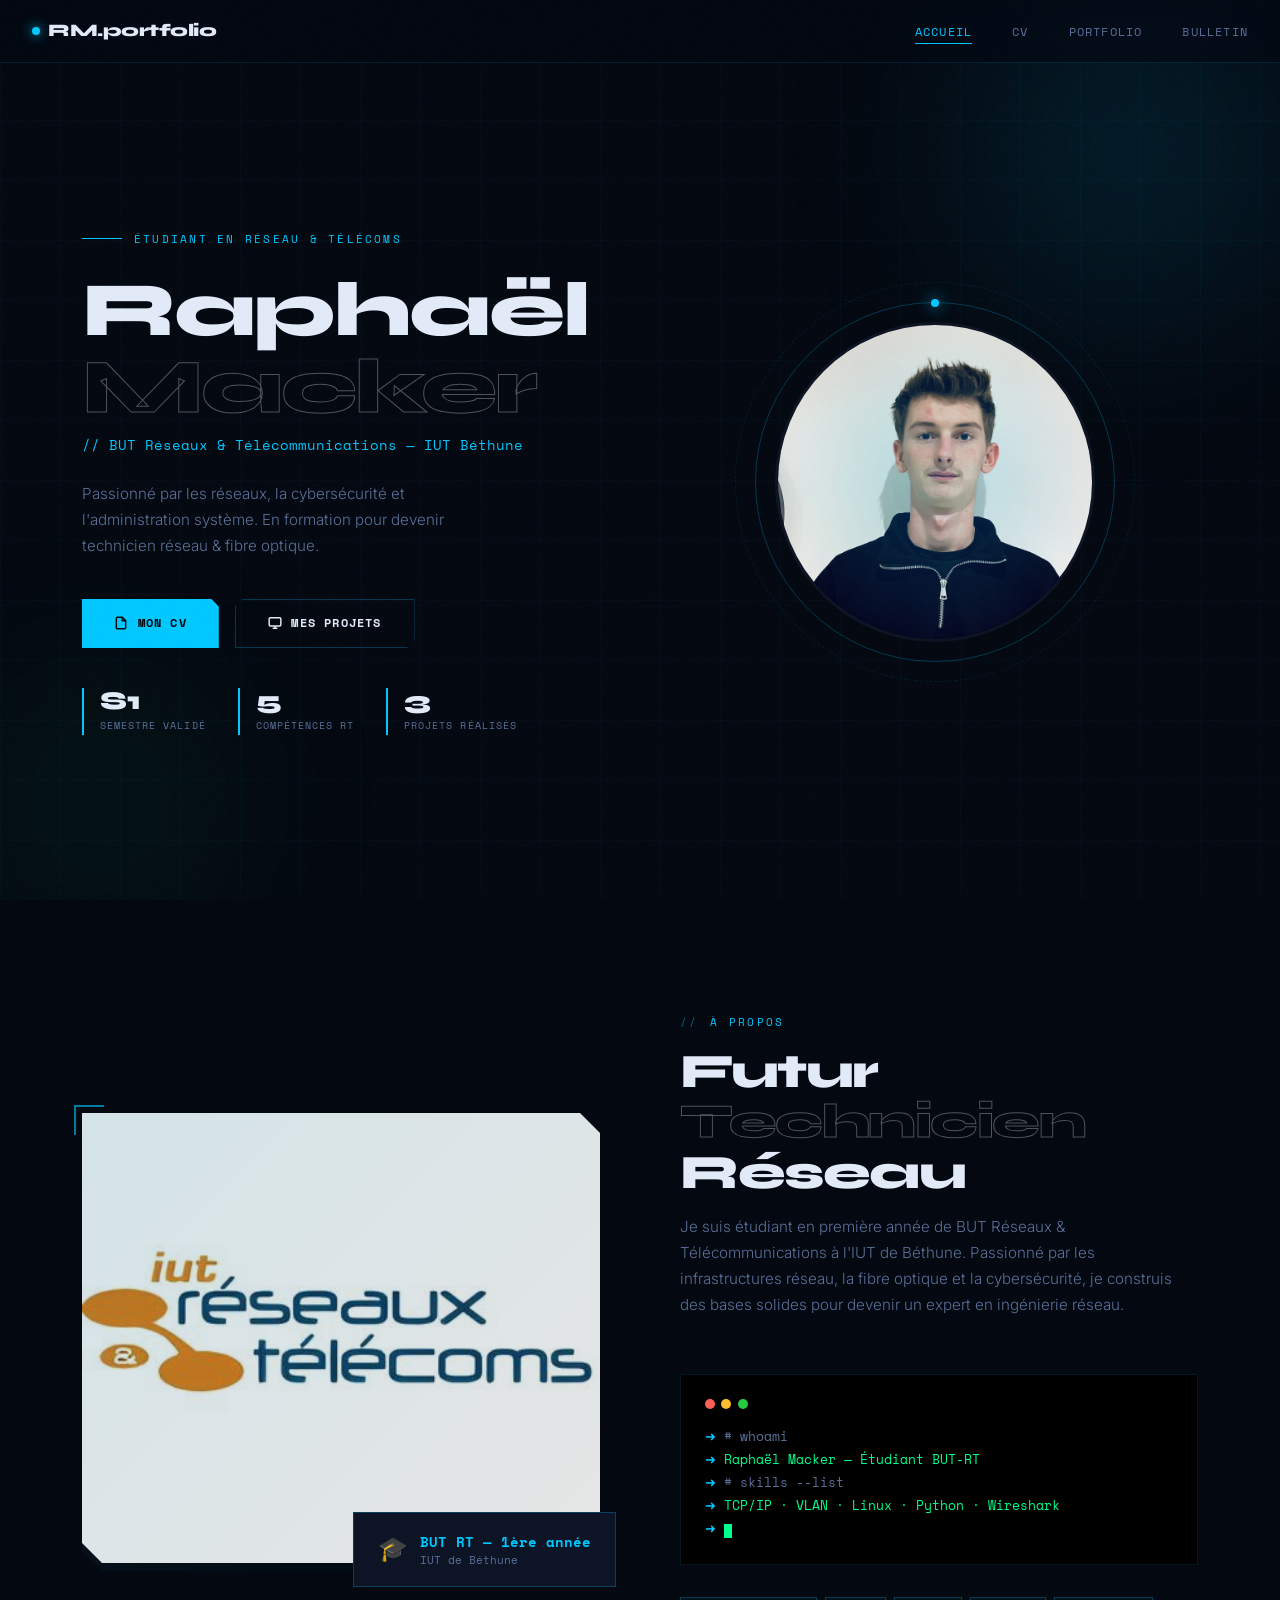
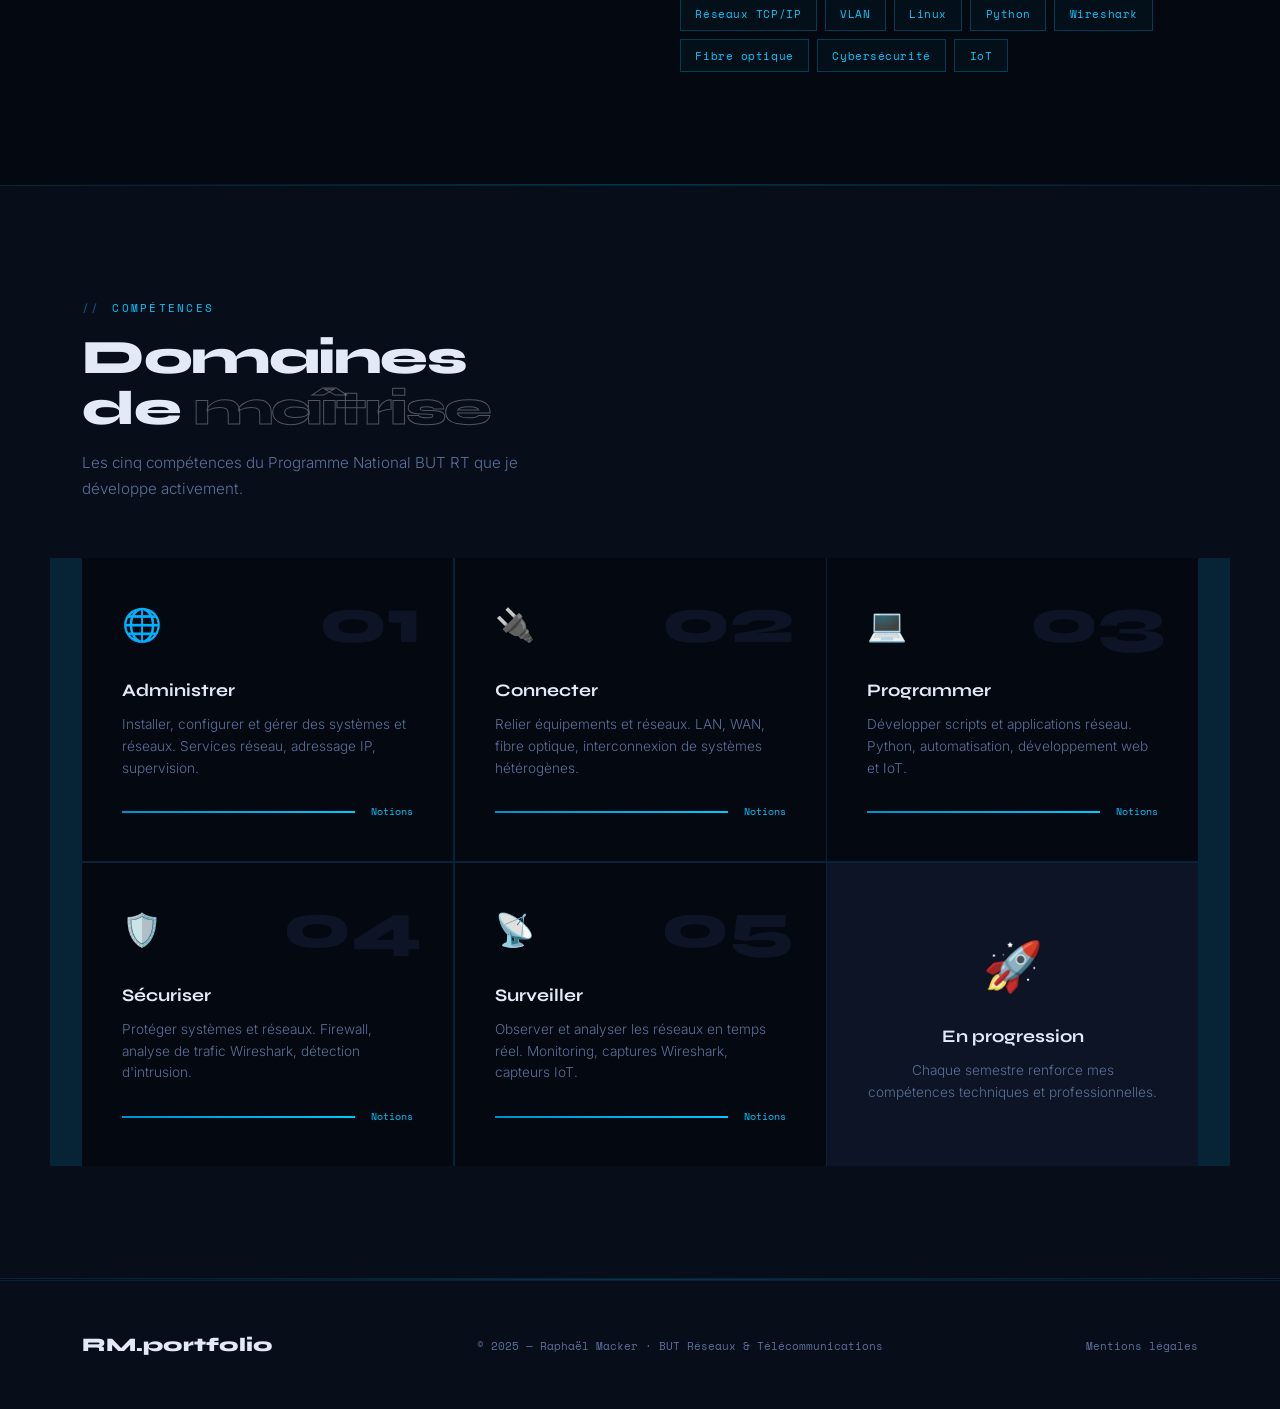
<file: index.html>
<!DOCTYPE html>
<html lang="fr">
<head>
<meta charset="UTF-8">
<title>Raphaël Macker — Portfolio BUT Réseaux & Télécommunications</title>
<meta name="viewport" content="width=device-width, initial-scale=1">
<link rel="preconnect" href="https://fonts.googleapis.com">
<link rel="preconnect" href="https://fonts.gstatic.com" crossorigin>
<link href="https://fonts.googleapis.com/css2?family=Space+Mono:wght@400;700&family=Syne:wght@400;600;700;800&family=Inter:wght@300;400;500&display=swap" rel="stylesheet">
<link rel="stylesheet" href="css/style.css">
</head>
<body>

<!-- ─── NAVBAR ─── -->
<nav class="navbar" id="navbar">
  <a class="nav-brand" href="index.html">
    <span class="dot"></span>
    RM.portfolio
  </a>
  <ul class="nav-links" id="navLinks">
    <li><a class="nav-link active" href="index.html">Accueil</a></li>
    <li><a class="nav-link" href="cv.html">CV</a></li>
    <li><a class="nav-link" href="portfolio.html">Portfolio</a></li>
    <li><a class="nav-link" href="bulletin.html">Bulletin</a></li>
  </ul>
  <div class="nav-toggle" id="navToggle">
    <span></span><span></span><span></span>
  </div>
</nav>

<!-- ─── HERO ─── -->
<section class="hero">
  <div class="hero-bg">
    <div class="hero-orb orb1"></div>
    <div class="hero-orb orb2"></div>
    <div class="hero-scan"></div>
  </div>
  <div class="container">
    <div class="hero-inner">
      <div class="hero-text">
        <div class="hero-label">Étudiant en réseau &amp; télécoms</div>
        <h1 class="hero-name">
          Raphaël<br>
          <span class="line2">Macker</span>
        </h1>
        <p class="hero-subtitle">// BUT Réseaux &amp; Télécommunications — IUT Béthune</p>
        <p class="hero-desc">
          Passionné par les réseaux, la cybersécurité et l'administration système.
          En formation pour devenir technicien réseau &amp; fibre optique.
        </p>
        <div class="hero-cta">
          <a href="cv.html" class="btn-primary">
            <svg width="14" height="14" viewBox="0 0 24 24" fill="none" stroke="currentColor" stroke-width="2.5"><path d="M14 2H6a2 2 0 0 0-2 2v16a2 2 0 0 0 2 2h12a2 2 0 0 0 2-2V8z"/><polyline points="14 2 14 8 20 8"/></svg>
            Mon CV
          </a>
          <a href="portfolio.html" class="btn-ghost">
            <svg width="14" height="14" viewBox="0 0 24 24" fill="none" stroke="currentColor" stroke-width="2.5"><rect x="2" y="3" width="20" height="14" rx="2"/><line x1="8" y1="21" x2="16" y2="21"/><line x1="12" y1="17" x2="12" y2="21"/></svg>
            Mes projets
          </a>
        </div>
        <div class="hero-stats">
          <div class="stat-item">
            <div class="stat-num">S1</div>
            <div class="stat-label">Semestre validé</div>
          </div>
          <div class="stat-item">
            <div class="stat-num">5</div>
            <div class="stat-label">Compétences RT</div>
          </div>
          <div class="stat-item">
            <div class="stat-num">3</div>
            <div class="stat-label">Projets réalisés</div>
          </div>
        </div>
      </div>
      <div class="hero-visual">
        <div class="profile-frame">
          <div class="profile-ring"></div>
          <div class="profile-ring2"></div>
          <img src="img/profile.jpg" alt="Raphaël Macker" class="profile-img">
          <div class="profile-glow"></div>
        </div>
      </div>
    </div>
  </div>
</section>

<!-- ─── ABOUT ─── -->
<section class="section" id="about">
  <div class="container">
    <div class="about-grid">
      <div class="about-img-wrap reveal">
        <img src="img/RT.jpg" alt="BUT Réseaux & Télécommunications">
        <div class="about-img-overlay"></div>
        <div class="about-corner tl"></div>
        <div class="about-corner br"></div>
        <div class="about-badge">
          <div class="about-badge-icon">🎓</div>
          <div class="about-badge-text">
            <strong>BUT RT — 1ère année</strong>
            IUT de Béthune
          </div>
        </div>
      </div>
      <div class="reveal" style="transition-delay:.15s">
        <div class="section-tag">À propos</div>
        <h2 class="section-title">Futur<br><em>Technicien</em><br>Réseau</h2>
        <p class="section-sub">
          Je suis étudiant en première année de BUT Réseaux &amp; Télécommunications à l'IUT de Béthune.
          Passionné par les infrastructures réseau, la fibre optique et la cybersécurité,
          je construis des bases solides pour devenir un expert en ingénierie réseau.
        </p>
        <div class="terminal">
          <div class="terminal-bar">
            <div class="t-dot red"></div>
            <div class="t-dot yellow"></div>
            <div class="t-dot green"></div>
          </div>
          <div class="terminal-line"><span class="prompt">➜ </span><span class="comment"># whoami</span></div>
          <div class="terminal-line"><span class="prompt">➜ </span>Raphaël Macker — Étudiant BUT-RT</div>
          <div class="terminal-line"><span class="prompt">➜ </span><span class="comment"># skills --list</span></div>
          <div class="terminal-line"><span class="prompt">➜ </span>TCP/IP · VLAN · Linux · Python · Wireshark</div>
          <div class="terminal-line"><span class="prompt">➜ </span><span class="cursor"></span></div>
        </div>
        <div class="tags">
          <span class="tag">Réseaux TCP/IP</span>
          <span class="tag">VLAN</span>
          <span class="tag">Linux</span>
          <span class="tag">Python</span>
          <span class="tag">Wireshark</span>
          <span class="tag">Fibre optique</span>
          <span class="tag">Cybersécurité</span>
          <span class="tag">IoT</span>
        </div>
      </div>
    </div>
  </div>
</section>

<div class="divider"></div>

<!-- ─── SKILLS ─── -->
<section class="section skills-bg" id="skills">
  <div class="container">
    <div class="reveal">
      <div class="section-tag">Compétences</div>
      <h2 class="section-title">Domaines<br>de <em>maîtrise</em></h2>
      <p class="section-sub">Les cinq compétences du Programme National BUT RT que je développe activement.</p>
    </div>
  </div>
  <div class="skills-grid" style="max-width:1180px;margin:0 auto;padding:0 2rem">
    <div class="skill-card reveal">
      <div class="skill-number">01</div>
      <span class="skill-icon">🌐</span>
      <div class="skill-title">Administrer</div>
      <div class="skill-desc">Installer, configurer et gérer des systèmes et réseaux. Services réseau, adressage IP, supervision.</div>
      <div class="skill-bar-wrap">
        <div class="skill-bar"><div class="skill-bar-fill" style="width:100%"></div></div>
        <div class="skill-level">Notions</div>
      </div>
    </div>
    <div class="skill-card reveal" style="transition-delay:.1s">
      <div class="skill-number">02</div>
      <span class="skill-icon">🔌</span>
      <div class="skill-title">Connecter</div>
      <div class="skill-desc">Relier équipements et réseaux. LAN, WAN, fibre optique, interconnexion de systèmes hétérogènes.</div>
      <div class="skill-bar-wrap">
        <div class="skill-bar"><div class="skill-bar-fill" style="width:100%"></div></div>
        <div class="skill-level">Notions</div>
      </div>
    </div>
    <div class="skill-card reveal" style="transition-delay:.2s">
      <div class="skill-number">03</div>
      <span class="skill-icon">💻</span>
      <div class="skill-title">Programmer</div>
      <div class="skill-desc">Développer scripts et applications réseau. Python, automatisation, développement web et IoT.</div>
      <div class="skill-bar-wrap">
        <div class="skill-bar"><div class="skill-bar-fill" style="width:100%"></div></div>
        <div class="skill-level">Notions</div>
      </div>
    </div>
    <div class="skill-card reveal" style="transition-delay:.3s">
      <div class="skill-number">04</div>
      <span class="skill-icon">🛡️</span>
      <div class="skill-title">Sécuriser</div>
      <div class="skill-desc">Protéger systèmes et réseaux. Firewall, analyse de trafic Wireshark, détection d'intrusion.</div>
      <div class="skill-bar-wrap">
        <div class="skill-bar"><div class="skill-bar-fill" style="width:100%"></div></div>
        <div class="skill-level">Notions</div>
      </div>
    </div>
    <div class="skill-card reveal" style="transition-delay:.4s">
      <div class="skill-number">05</div>
      <span class="skill-icon">📡</span>
      <div class="skill-title">Surveiller</div>
      <div class="skill-desc">Observer et analyser les réseaux en temps réel. Monitoring, captures Wireshark, capteurs IoT.</div>
      <div class="skill-bar-wrap">
        <div class="skill-bar"><div class="skill-bar-fill" style="width:100%"></div></div>
        <div class="skill-level">Notions</div>
      </div>
    </div>
    <div class="skill-card reveal" style="transition-delay:.5s; display:flex;flex-direction:column;justify-content:center;align-items:center;text-align:center;background:var(--surface)">
      <div style="font-size:3rem;margin-bottom:1rem">🚀</div>
      <div class="skill-title">En progression</div>
      <div class="skill-desc" style="margin-bottom:0">Chaque semestre renforce mes compétences techniques et professionnelles.</div>
    </div>
  </div>
</section>

<div class="divider"></div>

<!-- ─── FOOTER ─── -->
<footer>
  <div class="container">
    <div class="footer-inner">
      <div class="footer-brand">RM.portfolio</div>
      <div class="footer-copy">© 2025 — Raphaël Macker · BUT Réseaux &amp; Télécommunications</div>
      <a href="mentions.html" class="footer-link">Mentions légales</a>
    </div>
  </div>
</footer>

<script>
// Navbar scroll
const navbar = document.getElementById('navbar');
window.addEventListener('scroll', () => {
  navbar.classList.toggle('scrolled', window.scrollY > 50);
});

// Mobile toggle
const navToggle = document.getElementById('navToggle');
const navLinks  = document.getElementById('navLinks');
navToggle.addEventListener('click', () => navLinks.classList.toggle('open'));

// Intersection observer for reveal
const observer = new IntersectionObserver((entries) => {
  entries.forEach(e => {
    if (e.isIntersecting) {
      e.target.classList.add('visible');
    }
  });
}, { threshold: 0.1 });

document.querySelectorAll('.reveal, .skill-card, .timeline-item, .project-card, .grade-card').forEach(el => {
  observer.observe(el);
});
</script>
</body>
</html>
</file>
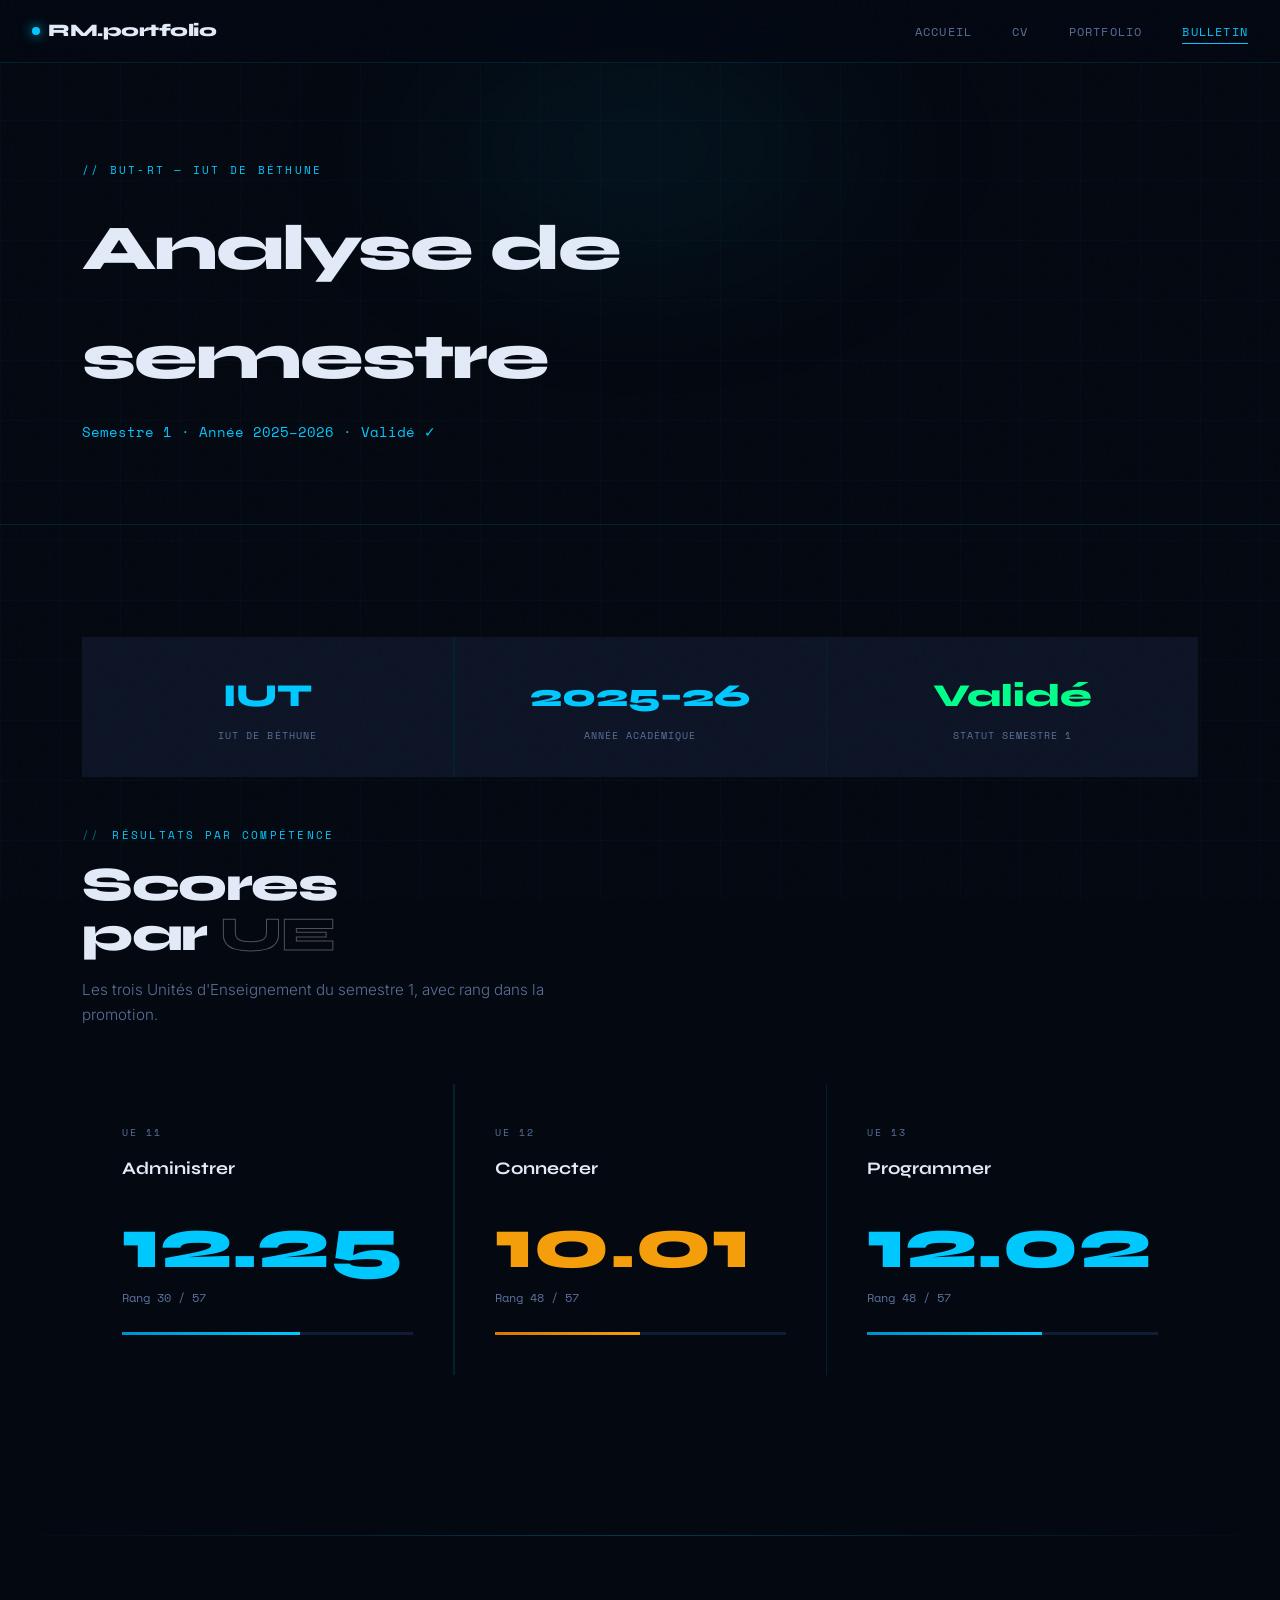
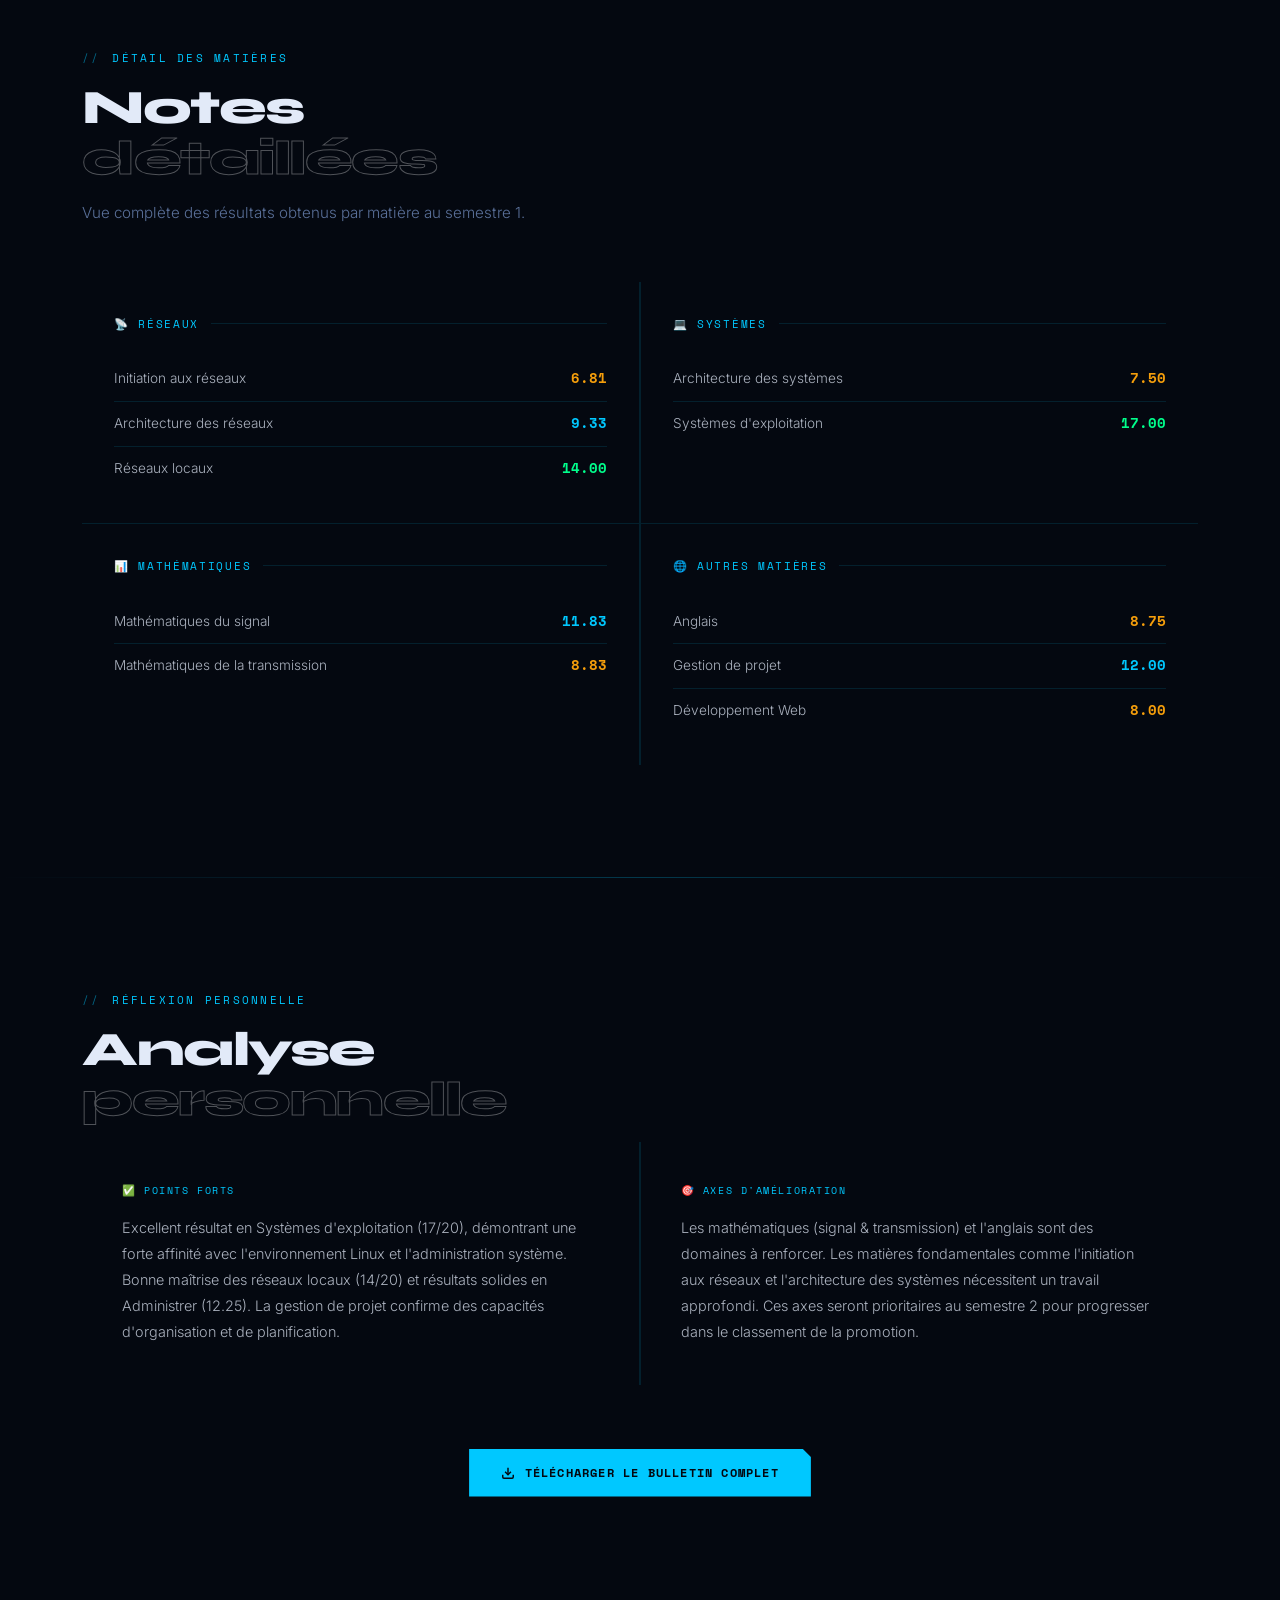
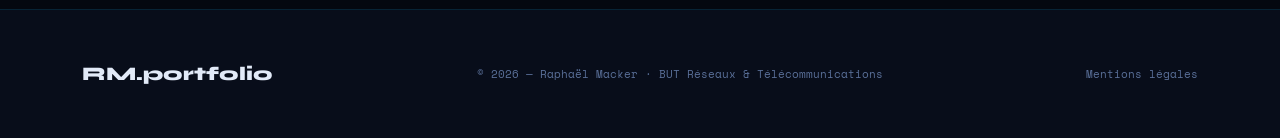
<file: bulletin.html>
<!DOCTYPE html>
<html lang="fr">
<head>
<meta charset="UTF-8">
<title>Bulletin — Raphaël Macker</title>
<meta name="viewport" content="width=device-width, initial-scale=1">
<link rel="preconnect" href="https://fonts.googleapis.com">
<link rel="preconnect" href="https://fonts.gstatic.com" crossorigin>
<link href="https://fonts.googleapis.com/css2?family=Space+Mono:wght@400;700&family=Syne:wght@400;600;700;800&family=Inter:wght@300;400;500&display=swap" rel="stylesheet">
<link rel="stylesheet" href="css/style.css">
<style>
.big-grades {
  display: grid;
  grid-template-columns: repeat(3, 1fr);
  gap: 1.5px;
  background: var(--border);
  margin-bottom: 3rem;
}

.big-grade {
  background: var(--bg);
  padding: 2.5rem;
  position: relative;
  overflow: hidden;
  transition: background .3s;
  opacity: 0;
  transform: translateY(20px);
  transition: all .6s ease;
}

.big-grade.visible { opacity: 1; transform: translateY(0); }
.big-grade:hover { background: var(--surface); }

.big-grade-label {
  font-family: var(--font-mono);
  font-size: .65rem;
  letter-spacing: .2em;
  text-transform: uppercase;
  color: var(--muted);
  margin-bottom: .75rem;
}

.big-grade-title {
  font-family: var(--font-display);
  font-size: 1.1rem;
  font-weight: 700;
  margin-bottom: 1.5rem;
}

.big-grade-num {
  font-family: var(--font-display);
  font-size: 4.5rem;
  font-weight: 800;
  line-height: 1;
  margin-bottom: .5rem;
}

.big-grade-rank {
  font-family: var(--font-mono);
  font-size: .75rem;
  color: var(--muted);
  margin-bottom: 1.5rem;
}

.grade-progress {
  height: 3px;
  background: var(--surface2);
  position: relative;
  overflow: hidden;
}

.grade-progress-fill {
  height: 100%;
  transform: scaleX(0);
  transform-origin: left;
  transition: transform 1.2s cubic-bezier(.4,0,.2,1) .5s;
}

.big-grade.visible .grade-progress-fill { transform: scaleX(1); }

/* Color coding */
.c-good { color: #00ff8c; }
.c-ok   { color: #00c8ff; }
.c-meh  { color: #f59e0b; }

.p-good { background: linear-gradient(90deg, #00cc70, #00ff8c); }
.p-ok   { background: linear-gradient(90deg, #0090cc, #00c8ff); }
.p-meh  { background: linear-gradient(90deg, #d97706, #f59e0b); }

/* Subjects grid */
.subjects-wrap {
  display: grid;
  grid-template-columns: repeat(2, 1fr);
  gap: 1.5px;
  background: var(--border);
}

.subject-block {
  background: var(--bg);
  padding: 2rem;
  transition: background .3s;
}

.subject-block:hover { background: var(--surface); }

.subject-block-title {
  font-family: var(--font-mono);
  font-size: .7rem;
  letter-spacing: .15em;
  text-transform: uppercase;
  color: var(--cyan);
  margin-bottom: 1.5rem;
  display: flex;
  align-items: center;
  gap: .75rem;
}

.subject-block-title::after {
  content: '';
  flex: 1;
  height: 1px;
  background: var(--border);
}

.sub-row {
  display: flex;
  justify-content: space-between;
  align-items: center;
  padding: .65rem 0;
  border-bottom: 1px solid var(--border);
}

.sub-row:last-child { border-bottom: none; }

.sub-name {
  font-size: .85rem;
  color: var(--text);
  opacity: .75;
}

.sub-score {
  font-family: var(--font-mono);
  font-size: .85rem;
  font-weight: 700;
}

.sub-score.high { color: var(--green); }
.sub-score.mid  { color: var(--cyan); }
.sub-score.low  { color: #f59e0b; }

/* Download btn centered */
.dl-center {
  text-align: center;
  padding: 4rem 0 0;
}

/* Analyse */
.analyse-grid {
  display: grid;
  grid-template-columns: 1fr 1fr;
  gap: 1.5px;
  background: var(--border);
}

.analyse-block {
  background: var(--bg);
  padding: 2.5rem;
  transition: background .3s;
}

.analyse-block:hover { background: var(--surface); }

.analyse-block-label {
  font-family: var(--font-mono);
  font-size: .65rem;
  letter-spacing: .15em;
  text-transform: uppercase;
  color: var(--cyan);
  margin-bottom: 1rem;
}

.analyse-block-text {
  font-size: .9rem;
  color: var(--text);
  opacity: .75;
  line-height: 1.8;
}

/* Scoreboard header */
.scoreboard {
  display: grid;
  grid-template-columns: repeat(3, 1fr);
  gap: 1.5px;
  background: var(--border);
  margin-bottom: 3rem;
}

.sboard-item {
  background: var(--surface);
  padding: 2rem;
  text-align: center;
}

.sboard-val {
  font-family: var(--font-display);
  font-size: 2rem;
  font-weight: 800;
  color: var(--cyan);
  margin-bottom: .25rem;
}

.sboard-label {
  font-family: var(--font-mono);
  font-size: .65rem;
  letter-spacing: .1em;
  text-transform: uppercase;
  color: var(--muted);
}

@media (max-width: 900px) {
  .big-grades, .subjects-wrap, .analyse-grid, .scoreboard { grid-template-columns: 1fr; }
}
</style>
</head>
<body>

<nav class="navbar" id="navbar">
  <a class="nav-brand" href="index.html">
    <span class="dot"></span>
    RM.portfolio
  </a>
  <ul class="nav-links" id="navLinks">
    <li><a class="nav-link" href="index.html">Accueil</a></li>
    <li><a class="nav-link" href="cv.html">CV</a></li>
    <li><a class="nav-link" href="portfolio.html">Portfolio</a></li>
    <li><a class="nav-link active" href="bulletin.html">Bulletin</a></li>
  </ul>
  <div class="nav-toggle" id="navToggle">
    <span></span><span></span><span></span>
  </div>
</nav>

<section class="page-hero">
  <div class="page-hero-bg"><div class="page-hero-orb a"></div></div>
  <div class="container">
    <div class="page-hero-line">// BUT-RT — IUT de Béthune</div>
    <h1 class="page-hero-title">Analyse de<br>semestre</h1>
    <p class="page-hero-sub">Semestre 1 · Année 2025–2026 · Validé ✓</p>
  </div>
</section>

<!-- ─── SCOREBOARD ─── -->
<section class="section" style="padding-bottom:0">
  <div class="container">
    <div class="scoreboard reveal">
      <div class="sboard-item">
        <div class="sboard-val">IUT</div>
        <div class="sboard-label">IUT de Béthune</div>
      </div>
      <div class="sboard-item">
        <div class="sboard-val">2025–26</div>
        <div class="sboard-label">Année académique</div>
      </div>
      <div class="sboard-item">
        <div class="sboard-val" style="color:var(--green)">Validé</div>
        <div class="sboard-label">Statut semestre 1</div>
      </div>
    </div>
  </div>
</section>

<!-- ─── BIG GRADES ─── -->
<section class="section" style="padding-top:0">
  <div class="container">
    <div class="reveal">
      <div class="section-tag">Résultats par compétence</div>
      <h2 class="section-title">Scores<br>par <em>UE</em></h2>
      <p class="section-sub">Les trois Unités d'Enseignement du semestre 1, avec rang dans la promotion.</p>
    </div>

    <div class="big-grades">
      <div class="big-grade reveal">
        <div class="big-grade-label">UE 11</div>
        <div class="big-grade-title">Administrer</div>
        <div class="big-grade-num c-ok">12.25</div>
        <div class="big-grade-rank">Rang 30 / 57</div>
        <div class="grade-progress">
          <div class="grade-progress-fill p-ok" style="width:61.25%"></div>
        </div>
      </div>
      <div class="big-grade reveal" style="transition-delay:.15s">
        <div class="big-grade-label">UE 12</div>
        <div class="big-grade-title">Connecter</div>
        <div class="big-grade-num c-meh">10.01</div>
        <div class="big-grade-rank">Rang 48 / 57</div>
        <div class="grade-progress">
          <div class="grade-progress-fill p-meh" style="width:50.05%"></div>
        </div>
      </div>
      <div class="big-grade reveal" style="transition-delay:.3s">
        <div class="big-grade-label">UE 13</div>
        <div class="big-grade-title">Programmer</div>
        <div class="big-grade-num c-ok">12.02</div>
        <div class="big-grade-rank">Rang 48 / 57</div>
        <div class="grade-progress">
          <div class="grade-progress-fill p-ok" style="width:60.1%"></div>
        </div>
      </div>
    </div>
  </div>
</section>

<div class="divider"></div>

<!-- ─── DETAIL SUBJECTS ─── -->
<section class="section">
  <div class="container">
    <div class="reveal">
      <div class="section-tag">Détail des matières</div>
      <h2 class="section-title">Notes<br><em>détaillées</em></h2>
      <p class="section-sub">Vue complète des résultats obtenus par matière au semestre 1.</p>
    </div>
    <div class="subjects-wrap reveal" style="transition-delay:.15s">
      <div class="subject-block">
        <div class="subject-block-title">📡 Réseaux</div>
        <div class="sub-row">
          <span class="sub-name">Initiation aux réseaux</span>
          <span class="sub-score low">6.81</span>
        </div>
        <div class="sub-row">
          <span class="sub-name">Architecture des réseaux</span>
          <span class="sub-score mid">9.33</span>
        </div>
        <div class="sub-row">
          <span class="sub-name">Réseaux locaux</span>
          <span class="sub-score high">14.00</span>
        </div>
      </div>
      <div class="subject-block">
        <div class="subject-block-title">💻 Systèmes</div>
        <div class="sub-row">
          <span class="sub-name">Architecture des systèmes</span>
          <span class="sub-score low">7.50</span>
        </div>
        <div class="sub-row">
          <span class="sub-name">Systèmes d'exploitation</span>
          <span class="sub-score high">17.00</span>
        </div>
      </div>
      <div class="subject-block">
        <div class="subject-block-title">📊 Mathématiques</div>
        <div class="sub-row">
          <span class="sub-name">Mathématiques du signal</span>
          <span class="sub-score mid">11.83</span>
        </div>
        <div class="sub-row">
          <span class="sub-name">Mathématiques de la transmission</span>
          <span class="sub-score low">8.83</span>
        </div>
      </div>
      <div class="subject-block">
        <div class="subject-block-title">🌐 Autres matières</div>
        <div class="sub-row">
          <span class="sub-name">Anglais</span>
          <span class="sub-score low">8.75</span>
        </div>
        <div class="sub-row">
          <span class="sub-name">Gestion de projet</span>
          <span class="sub-score mid">12.00</span>
        </div>
        <div class="sub-row">
          <span class="sub-name">Développement Web</span>
          <span class="sub-score low">8.00</span>
        </div>
      </div>
    </div>
  </div>
</section>

<div class="divider"></div>

<!-- ─── ANALYSE ─── -->
<section class="section">
  <div class="container">
    <div class="reveal">
      <div class="section-tag">Réflexion personnelle</div>
      <h2 class="section-title">Analyse<br><em>personnelle</em></h2>
    </div>
    <div class="analyse-grid reveal" style="transition-delay:.15s">
      <div class="analyse-block">
        <div class="analyse-block-label">✅ Points forts</div>
        <div class="analyse-block-text">
          Excellent résultat en Systèmes d'exploitation (17/20), démontrant une forte affinité
          avec l'environnement Linux et l'administration système. Bonne maîtrise des réseaux locaux (14/20)
          et résultats solides en Administrer (12.25). La gestion de projet confirme des capacités
          d'organisation et de planification.
        </div>
      </div>
      <div class="analyse-block">
        <div class="analyse-block-label">🎯 Axes d'amélioration</div>
        <div class="analyse-block-text">
          Les mathématiques (signal &amp; transmission) et l'anglais sont des domaines à renforcer.
          Les matières fondamentales comme l'initiation aux réseaux et l'architecture des systèmes
          nécessitent un travail approfondi. Ces axes seront prioritaires au semestre 2 pour progresser
          dans le classement de la promotion.
        </div>
      </div>
    </div>
    <div class="dl-center reveal" style="transition-delay:.3s">
      <a href="https://drive.google.com/uc?export=download&id=1nB8e0-epltDcVqupy8uqSETqEPhJg1Si"
         class="btn-primary" target="_blank">
        <svg width="14" height="14" viewBox="0 0 24 24" fill="none" stroke="currentColor" stroke-width="2.5"><path d="M21 15v4a2 2 0 0 1-2 2H5a2 2 0 0 1-2-2v-4"/><polyline points="7 10 12 15 17 10"/><line x1="12" y1="15" x2="12" y2="3"/></svg>
        Télécharger le bulletin complet
      </a>
    </div>
  </div>
</section>

<footer>
  <div class="container">
    <div class="footer-inner">
      <div class="footer-brand">RM.portfolio</div>
      <div class="footer-copy">© 2026 — Raphaël Macker · BUT Réseaux &amp; Télécommunications</div>
      <a href="mentions.html" class="footer-link">Mentions légales</a>
    </div>
  </div>
</footer>

<script>
const navbar = document.getElementById('navbar');
window.addEventListener('scroll', () => navbar.classList.toggle('scrolled', window.scrollY > 50));
const navToggle = document.getElementById('navToggle');
const navLinks  = document.getElementById('navLinks');
navToggle.addEventListener('click', () => navLinks.classList.toggle('open'));
const observer = new IntersectionObserver((entries) => {
  entries.forEach(e => { if (e.isIntersecting) e.target.classList.add('visible'); });
}, { threshold: 0.1 });
document.querySelectorAll('.reveal, .big-grade').forEach(el => observer.observe(el));
</script>
</body>
</html>
</file>
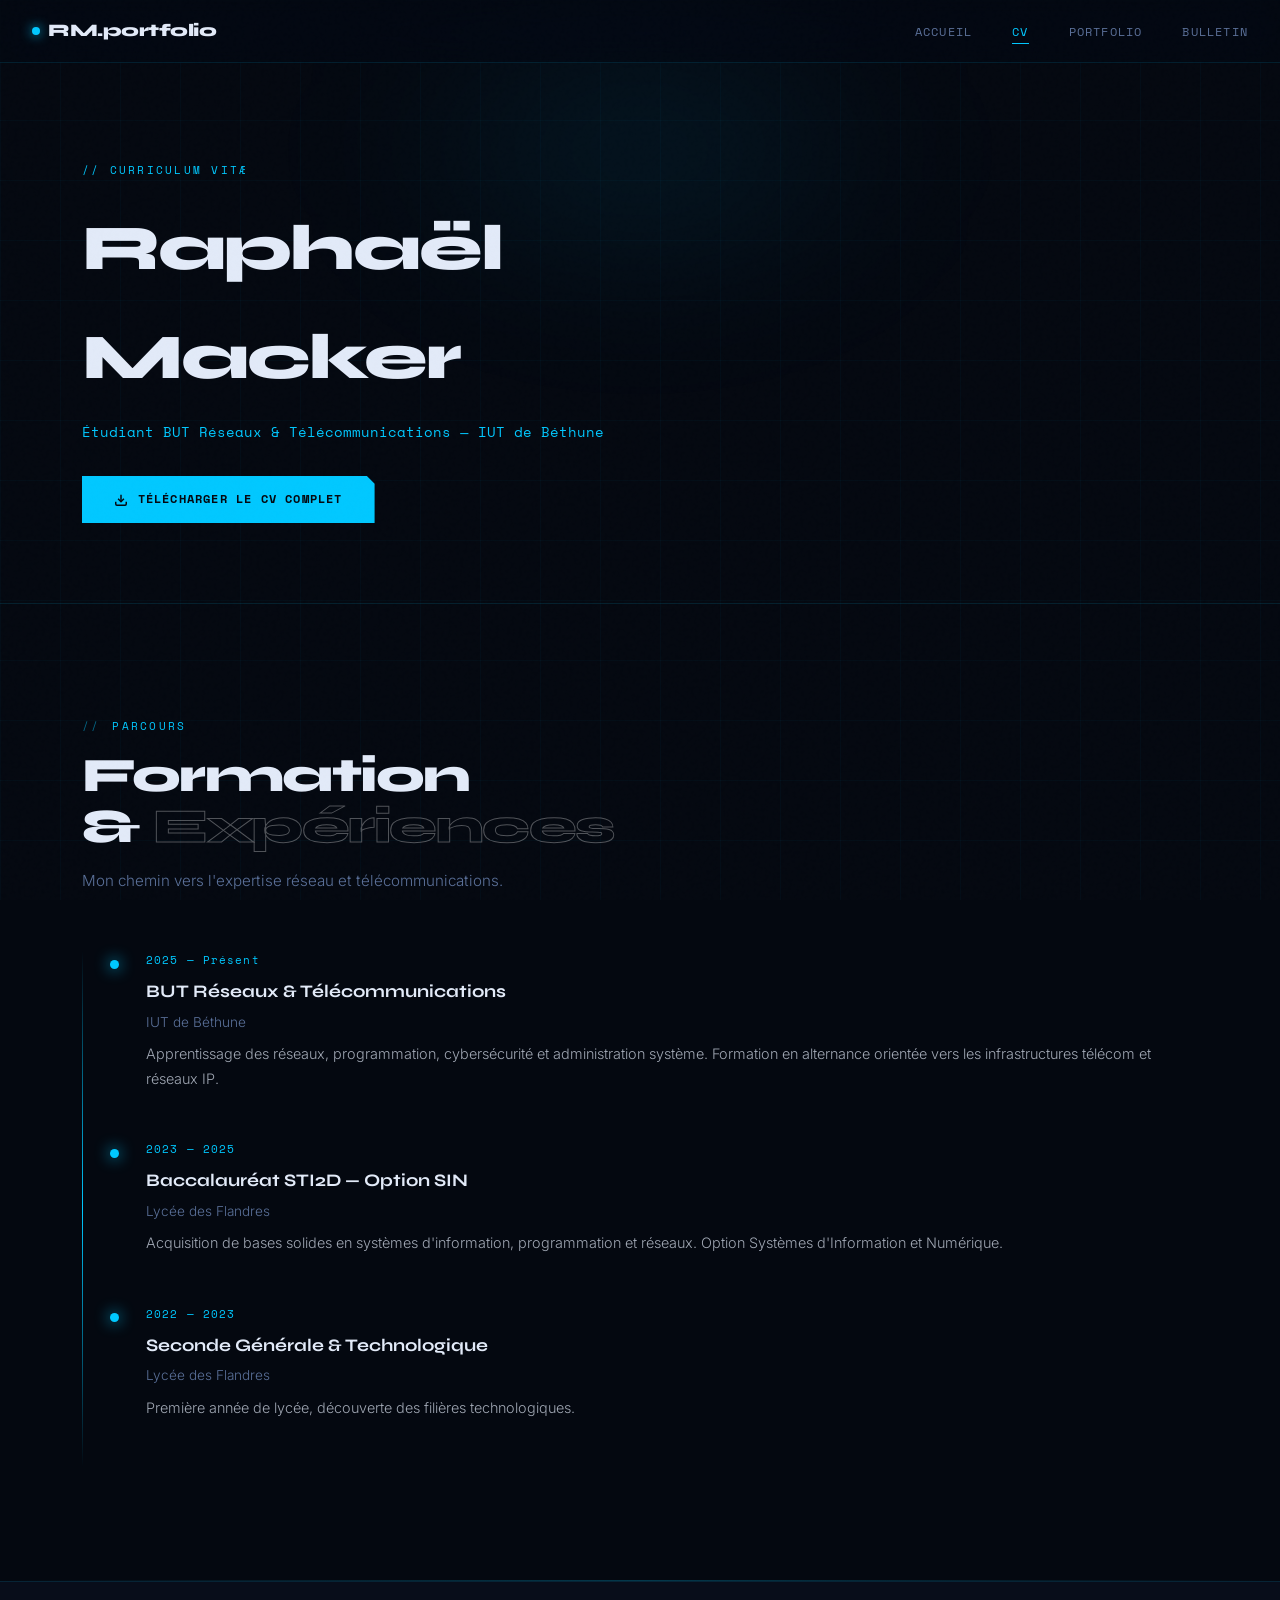
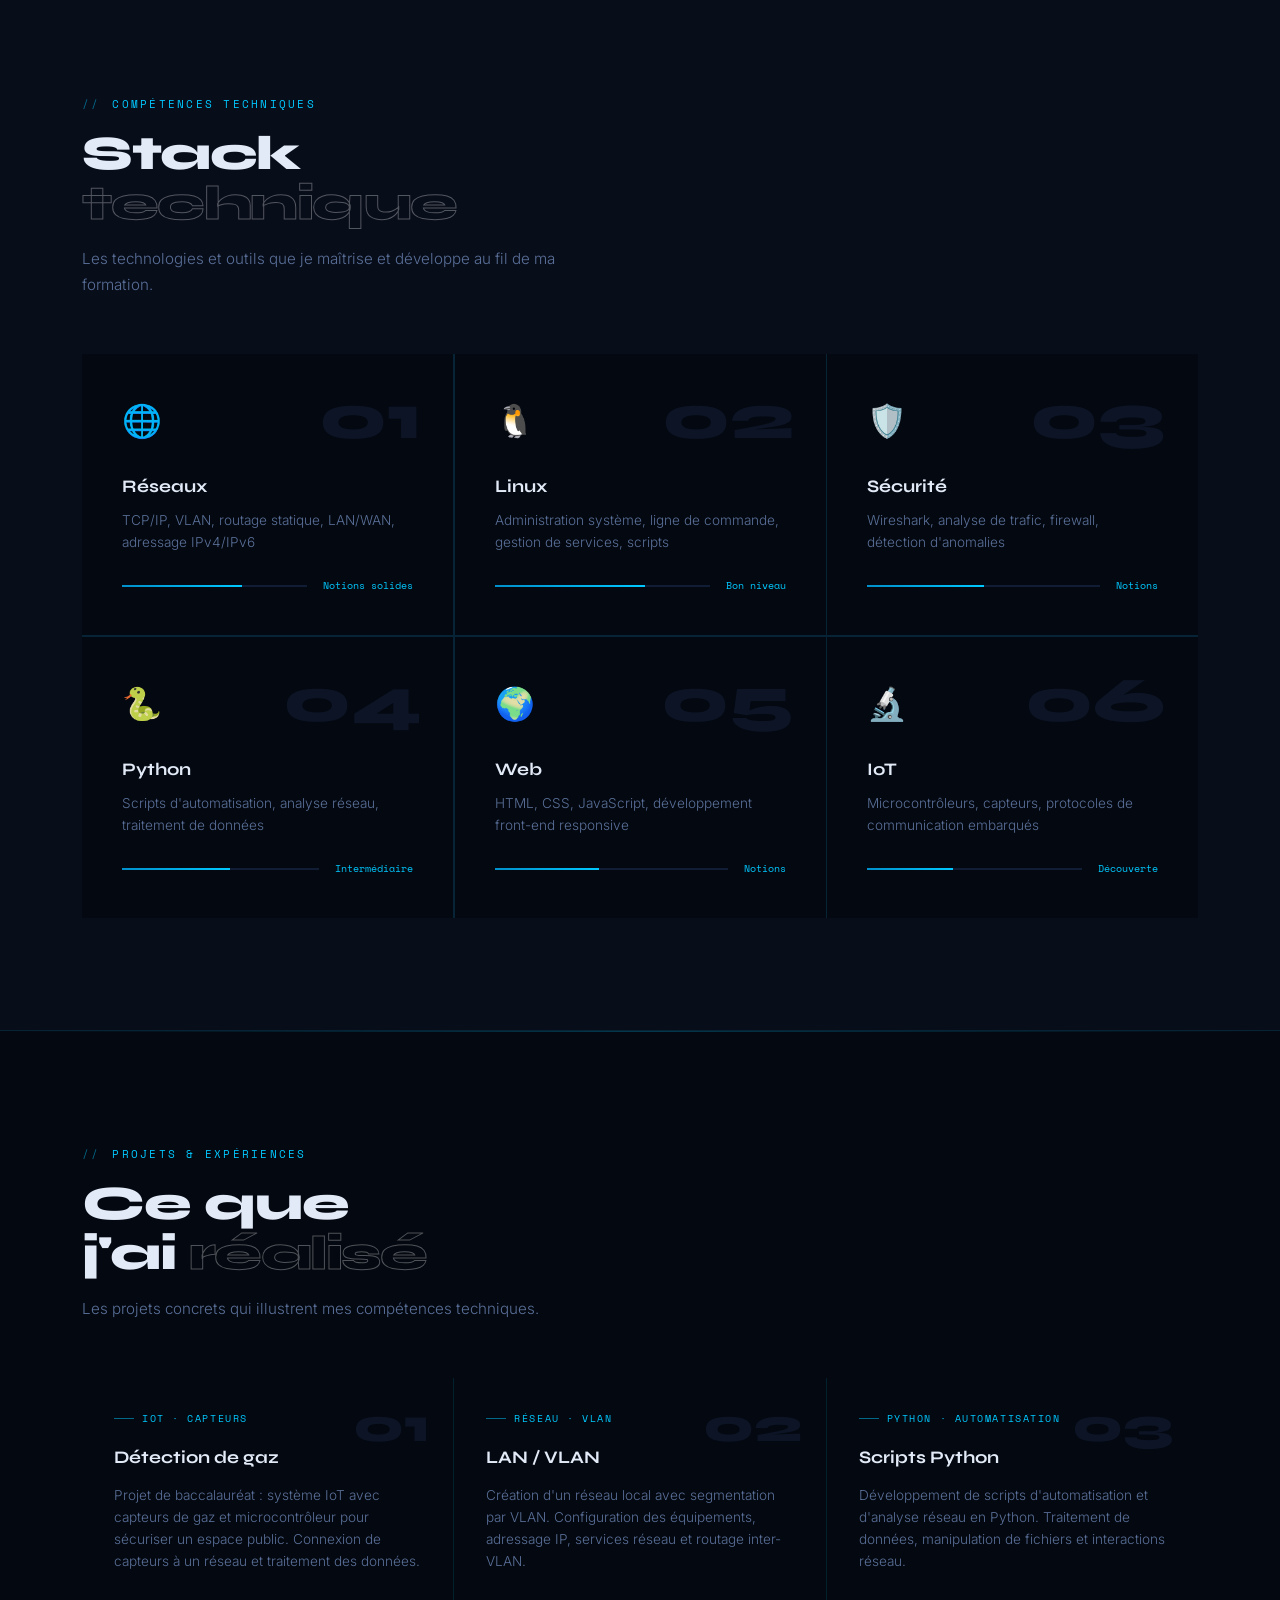
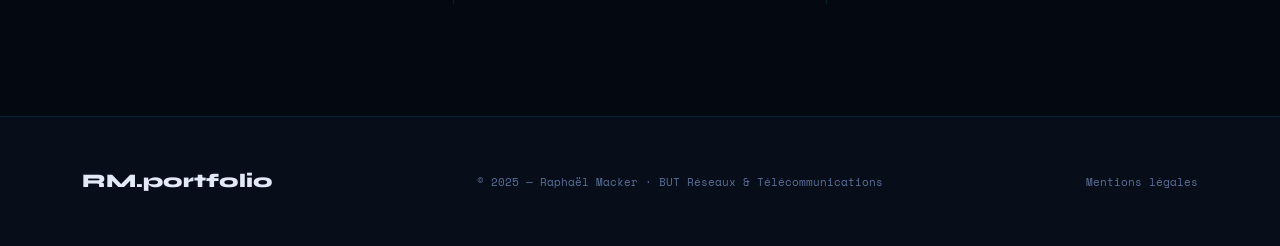
<file: cv.html>
<!DOCTYPE html>
<html lang="fr">
<head>
<meta charset="UTF-8">
<title>CV — Raphaël Macker</title>
<meta name="viewport" content="width=device-width, initial-scale=1">
<link rel="preconnect" href="https://fonts.googleapis.com">
<link rel="preconnect" href="https://fonts.gstatic.com" crossorigin>
<link href="https://fonts.googleapis.com/css2?family=Space+Mono:wght@400;700&family=Syne:wght@400;600;700;800&family=Inter:wght@300;400;500&display=swap" rel="stylesheet">
<link rel="stylesheet" href="css/style.css">
</head>
<body>

<nav class="navbar" id="navbar">
  <a class="nav-brand" href="index.html">
    <span class="dot"></span>
    RM.portfolio
  </a>
  <ul class="nav-links" id="navLinks">
    <li><a class="nav-link" href="index.html">Accueil</a></li>
    <li><a class="nav-link active" href="cv.html">CV</a></li>
    <li><a class="nav-link" href="portfolio.html">Portfolio</a></li>
    <li><a class="nav-link" href="bulletin.html">Bulletin</a></li>
  </ul>
  <div class="nav-toggle" id="navToggle">
    <span></span><span></span><span></span>
  </div>
</nav>

<!-- ─── PAGE HERO ─── -->
<section class="page-hero">
  <div class="page-hero-bg">
    <div class="page-hero-orb a"></div>
  </div>
  <div class="container">
    <div class="page-hero-line">// Curriculum Vitæ</div>
    <h1 class="page-hero-title">Raphaël<br>Macker</h1>
    <p class="page-hero-sub">Étudiant BUT Réseaux &amp; Télécommunications — IUT de Béthune</p>
    <div style="margin-top:2rem;opacity:0;animation:fadeUp .6s ease forwards .8s">
      <a href="https://drive.google.com/uc?export=download&id=1AM0I2MH3RgiMkraWSOZHNTy_KPih3JOn"
         class="btn-primary" target="_blank">
        <svg width="14" height="14" viewBox="0 0 24 24" fill="none" stroke="currentColor" stroke-width="2.5"><path d="M21 15v4a2 2 0 0 1-2 2H5a2 2 0 0 1-2-2v-4"/><polyline points="7 10 12 15 17 10"/><line x1="12" y1="15" x2="12" y2="3"/></svg>
        Télécharger le CV complet
      </a>
    </div>
  </div>
</section>

<!-- ─── PARCOURS ─── -->
<section class="section">
  <div class="container">
    <div class="reveal">
      <div class="section-tag">Parcours</div>
      <h2 class="section-title">Formation<br>&amp; <em>Expériences</em></h2>
      <p class="section-sub">Mon chemin vers l'expertise réseau et télécommunications.</p>
    </div>

    <div class="timeline reveal" style="transition-delay:.2s">
      <div class="timeline-item">
        <div class="timeline-date">2025 — Présent</div>
        <div class="timeline-role">BUT Réseaux &amp; Télécommunications</div>
        <div class="timeline-place">IUT de Béthune</div>
        <div class="timeline-desc">
          Apprentissage des réseaux, programmation, cybersécurité et administration système.
          Formation en alternance orientée vers les infrastructures télécom et réseaux IP.
        </div>
      </div>

      <div class="timeline-item">
        <div class="timeline-date">2023 — 2025</div>
        <div class="timeline-role">Baccalauréat STI2D — Option SIN</div>
        <div class="timeline-place">Lycée des Flandres</div>
        <div class="timeline-desc">
          Acquisition de bases solides en systèmes d'information, programmation et réseaux.
          Option Systèmes d'Information et Numérique.
        </div>
      </div>

      <div class="timeline-item">
        <div class="timeline-date">2022 — 2023</div>
        <div class="timeline-role">Seconde Générale &amp; Technologique</div>
        <div class="timeline-place">Lycée des Flandres</div>
        <div class="timeline-desc">
          Première année de lycée, découverte des filières technologiques.
        </div>
      </div>
    </div>
  </div>
</section>

<div class="divider"></div>

<!-- ─── COMPÉTENCES ─── -->
<section class="section skills-bg">
  <div class="container">
    <div class="reveal">
      <div class="section-tag">Compétences techniques</div>
      <h2 class="section-title">Stack<br><em>technique</em></h2>
      <p class="section-sub">Les technologies et outils que je maîtrise et développe au fil de ma formation.</p>
    </div>
    <div class="skills-grid reveal" style="transition-delay:.15s">
      <div class="skill-card">
        <div class="skill-number">01</div>
        <span class="skill-icon">🌐</span>
        <div class="skill-title">Réseaux</div>
        <div class="skill-desc">TCP/IP, VLAN, routage statique, LAN/WAN, adressage IPv4/IPv6</div>
        <div class="skill-bar-wrap">
          <div class="skill-bar"><div class="skill-bar-fill" style="width:65%"></div></div>
          <div class="skill-level">Notions solides</div>
        </div>
      </div>
      <div class="skill-card">
        <div class="skill-number">02</div>
        <span class="skill-icon">🐧</span>
        <div class="skill-title">Linux</div>
        <div class="skill-desc">Administration système, ligne de commande, gestion de services, scripts</div>
        <div class="skill-bar-wrap">
          <div class="skill-bar"><div class="skill-bar-fill" style="width:70%"></div></div>
          <div class="skill-level">Bon niveau</div>
        </div>
      </div>
      <div class="skill-card">
        <div class="skill-number">03</div>
        <span class="skill-icon">🛡️</span>
        <div class="skill-title">Sécurité</div>
        <div class="skill-desc">Wireshark, analyse de trafic, firewall, détection d'anomalies</div>
        <div class="skill-bar-wrap">
          <div class="skill-bar"><div class="skill-bar-fill" style="width:50%"></div></div>
          <div class="skill-level">Notions</div>
        </div>
      </div>
      <div class="skill-card">
        <div class="skill-number">04</div>
        <span class="skill-icon">🐍</span>
        <div class="skill-title">Python</div>
        <div class="skill-desc">Scripts d'automatisation, analyse réseau, traitement de données</div>
        <div class="skill-bar-wrap">
          <div class="skill-bar"><div class="skill-bar-fill" style="width:55%"></div></div>
          <div class="skill-level">Intermédiaire</div>
        </div>
      </div>
      <div class="skill-card">
        <div class="skill-number">05</div>
        <span class="skill-icon">🌍</span>
        <div class="skill-title">Web</div>
        <div class="skill-desc">HTML, CSS, JavaScript, développement front-end responsive</div>
        <div class="skill-bar-wrap">
          <div class="skill-bar"><div class="skill-bar-fill" style="width:45%"></div></div>
          <div class="skill-level">Notions</div>
        </div>
      </div>
      <div class="skill-card">
        <div class="skill-number">06</div>
        <span class="skill-icon">🔬</span>
        <div class="skill-title">IoT</div>
        <div class="skill-desc">Microcontrôleurs, capteurs, protocoles de communication embarqués</div>
        <div class="skill-bar-wrap">
          <div class="skill-bar"><div class="skill-bar-fill" style="width:40%"></div></div>
          <div class="skill-level">Découverte</div>
        </div>
      </div>
    </div>
  </div>
</section>

<div class="divider"></div>

<!-- ─── PROJETS ─── -->
<section class="section">
  <div class="container">
    <div class="reveal">
      <div class="section-tag">Projets &amp; Expériences</div>
      <h2 class="section-title">Ce que<br>j'ai <em>réalisé</em></h2>
      <p class="section-sub">Les projets concrets qui illustrent mes compétences techniques.</p>
    </div>
    <div class="portfolio-grid">
      <div class="project-card reveal">
        <div class="project-num">01</div>
        <div class="project-cat">IoT · Capteurs</div>
        <div class="project-title">Détection de gaz</div>
        <div class="project-desc">
          Projet de baccalauréat : système IoT avec capteurs de gaz et microcontrôleur
          pour sécuriser un espace public. Connexion de capteurs à un réseau et traitement des données.
        </div>
      </div>
      <div class="project-card reveal" style="transition-delay:.1s">
        <div class="project-num">02</div>
        <div class="project-cat">Réseau · VLAN</div>
        <div class="project-title">LAN / VLAN</div>
        <div class="project-desc">
          Création d'un réseau local avec segmentation par VLAN.
          Configuration des équipements, adressage IP, services réseau et routage inter-VLAN.
        </div>
      </div>
      <div class="project-card reveal" style="transition-delay:.2s">
        <div class="project-num">03</div>
        <div class="project-cat">Python · Automatisation</div>
        <div class="project-title">Scripts Python</div>
        <div class="project-desc">
          Développement de scripts d'automatisation et d'analyse réseau en Python.
          Traitement de données, manipulation de fichiers et interactions réseau.
        </div>
      </div>
    </div>
  </div>
</section>

<!-- ─── FOOTER ─── -->
<footer>
  <div class="container">
    <div class="footer-inner">
      <div class="footer-brand">RM.portfolio</div>
      <div class="footer-copy">© 2025 — Raphaël Macker · BUT Réseaux &amp; Télécommunications</div>
      <a href="mentions.html" class="footer-link">Mentions légales</a>
    </div>
  </div>
</footer>

<script>
const navbar = document.getElementById('navbar');
window.addEventListener('scroll', () => navbar.classList.toggle('scrolled', window.scrollY > 50));
const navToggle = document.getElementById('navToggle');
const navLinks  = document.getElementById('navLinks');
navToggle.addEventListener('click', () => navLinks.classList.toggle('open'));
const observer = new IntersectionObserver((entries) => {
  entries.forEach(e => { if (e.isIntersecting) e.target.classList.add('visible'); });
}, { threshold: 0.1 });
document.querySelectorAll('.reveal, .skill-card, .timeline-item, .project-card').forEach(el => observer.observe(el));
</script>
</body>
</html>
</file>
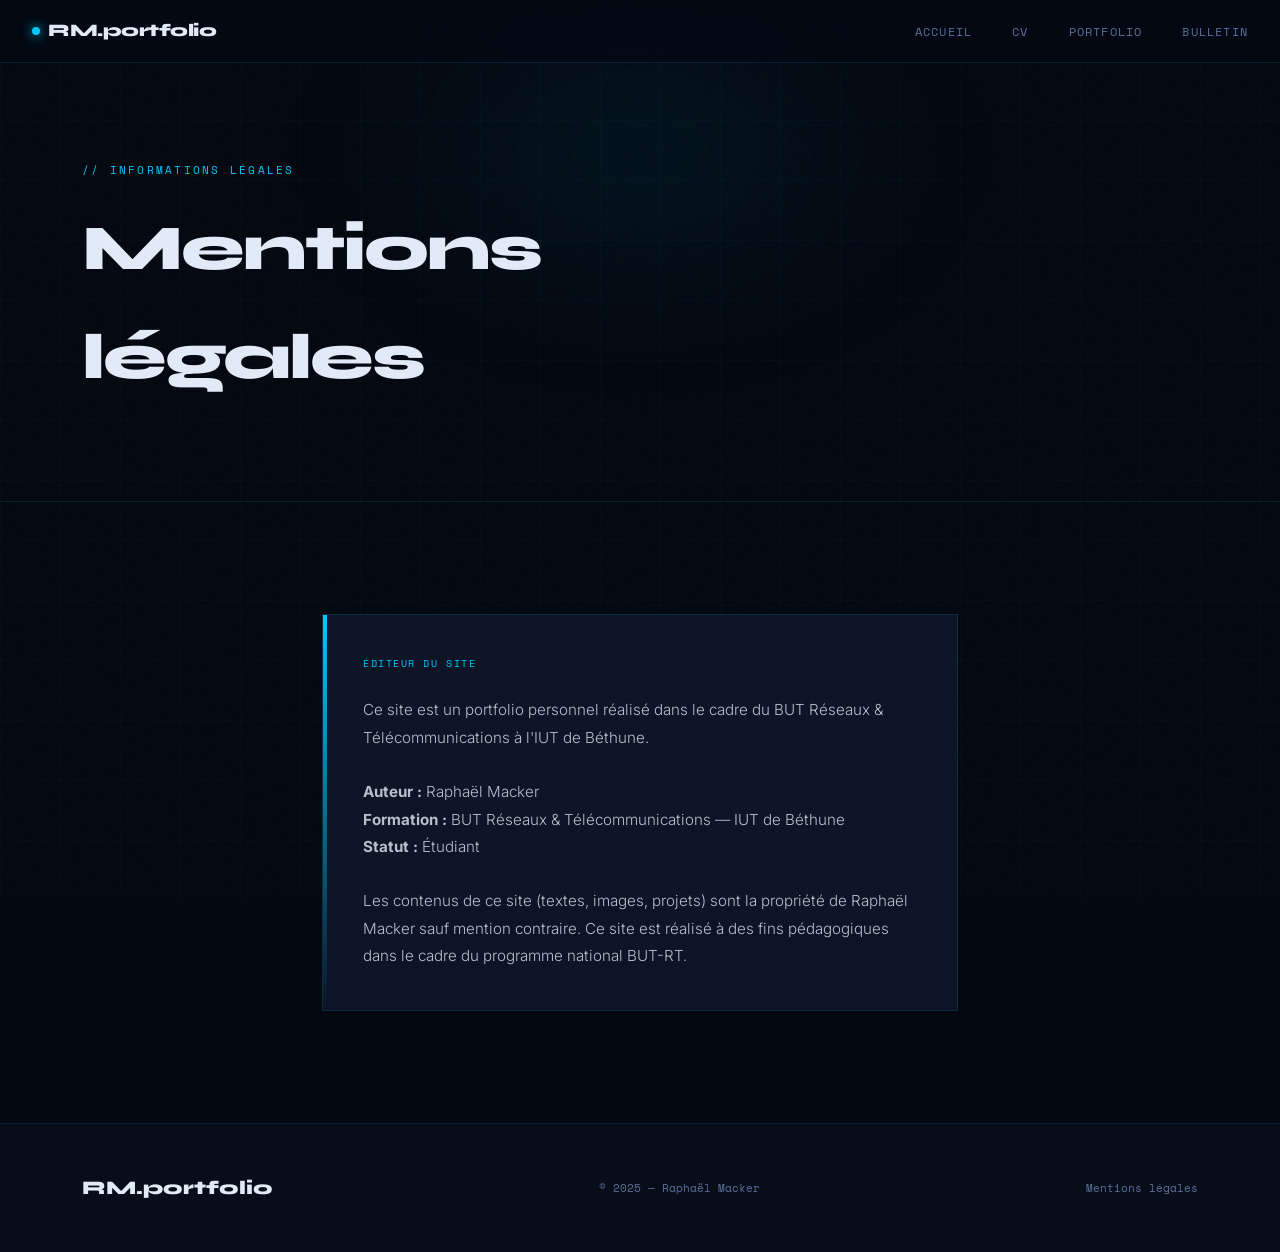
<file: mentions.html>
<!DOCTYPE html>
<html lang="fr">
<head>
<meta charset="UTF-8">
<title>Mentions légales — Raphaël Macker</title>
<meta name="viewport" content="width=device-width, initial-scale=1">
<link rel="preconnect" href="https://fonts.googleapis.com">
<link href="https://fonts.googleapis.com/css2?family=Space+Mono:wght@400;700&family=Syne:wght@400;600;700;800&family=Inter:wght@300;400;500&display=swap" rel="stylesheet">
<link rel="stylesheet" href="css/style.css">
</head>
<body>
<nav class="navbar" id="navbar">
  <a class="nav-brand" href="index.html"><span class="dot"></span>RM.portfolio</a>
  <ul class="nav-links" id="navLinks">
    <li><a class="nav-link" href="index.html">Accueil</a></li>
    <li><a class="nav-link" href="cv.html">CV</a></li>
    <li><a class="nav-link" href="portfolio.html">Portfolio</a></li>
    <li><a class="nav-link" href="bulletin.html">Bulletin</a></li>
  </ul>
  <div class="nav-toggle" id="navToggle"><span></span><span></span><span></span></div>
</nav>
<section class="page-hero">
  <div class="page-hero-bg"><div class="page-hero-orb a"></div></div>
  <div class="container">
    <div class="page-hero-line">// Informations légales</div>
    <h1 class="page-hero-title">Mentions<br>légales</h1>
  </div>
</section>
<section class="section">
  <div class="container" style="max-width:700px">
    <div class="analyse-card reveal">
      <div style="font-family:var(--font-mono);font-size:.65rem;letter-spacing:.15em;text-transform:uppercase;color:var(--cyan);margin-bottom:1.5rem">Éditeur du site</div>
      <p class="analyse-text">Ce site est un portfolio personnel réalisé dans le cadre du BUT Réseaux &amp; Télécommunications à l'IUT de Béthune.</p>
      <br>
      <p class="analyse-text"><strong style="color:var(--text)">Auteur :</strong> Raphaël Macker<br>
      <strong style="color:var(--text)">Formation :</strong> BUT Réseaux &amp; Télécommunications — IUT de Béthune<br>
      <strong style="color:var(--text)">Statut :</strong> Étudiant</p>
      <br>
      <p class="analyse-text">Les contenus de ce site (textes, images, projets) sont la propriété de Raphaël Macker sauf mention contraire. Ce site est réalisé à des fins pédagogiques dans le cadre du programme national BUT-RT.</p>
    </div>
  </div>
</section>
<footer>
  <div class="container">
    <div class="footer-inner">
      <div class="footer-brand">RM.portfolio</div>
      <div class="footer-copy">© 2025 — Raphaël Macker</div>
      <a href="mentions.html" class="footer-link">Mentions légales</a>
    </div>
  </div>
</footer>
<script>
const navbar = document.getElementById('navbar');
window.addEventListener('scroll', () => navbar.classList.toggle('scrolled', window.scrollY > 50));
document.getElementById('navToggle').addEventListener('click', () => document.getElementById('navLinks').classList.toggle('open'));
const observer = new IntersectionObserver(entries => entries.forEach(e => { if(e.isIntersecting) e.target.classList.add('visible'); }), {threshold:0.1});
document.querySelectorAll('.reveal').forEach(el => observer.observe(el));
</script>
</body>
</html>
</file>
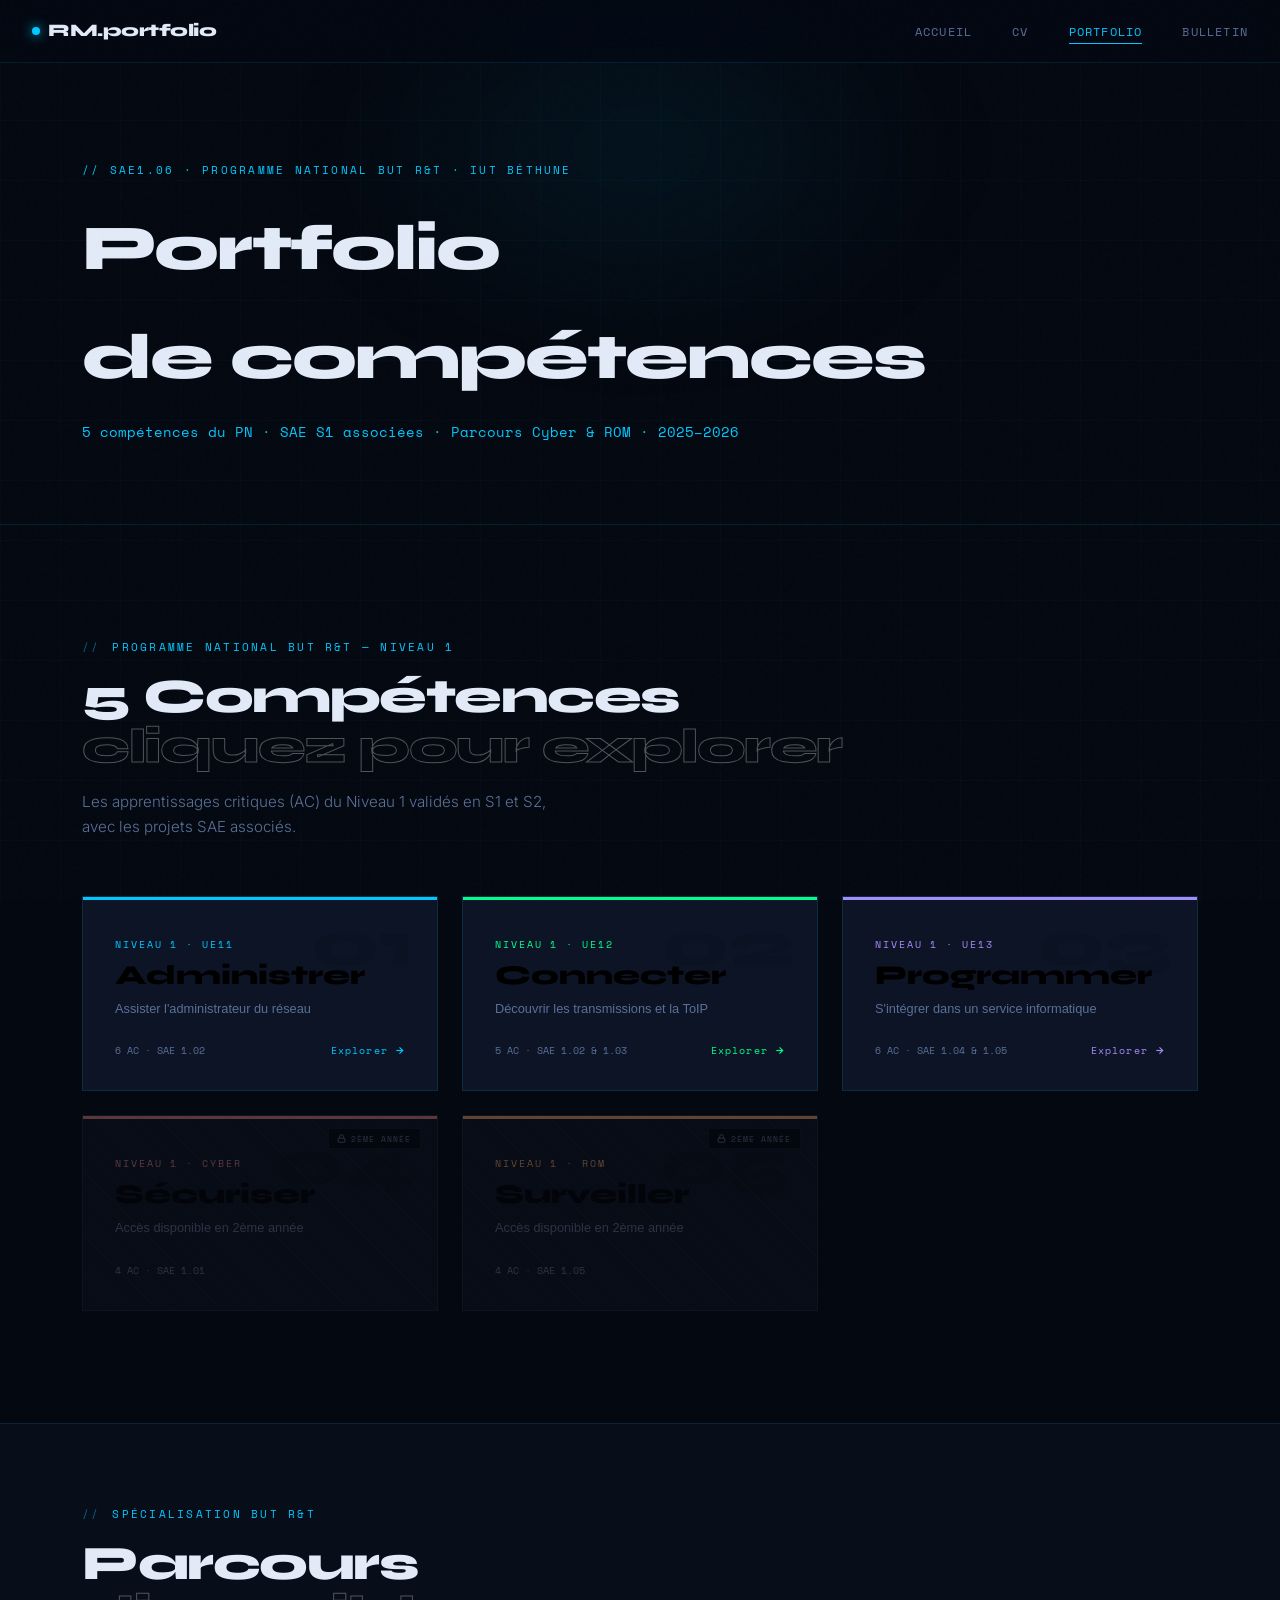
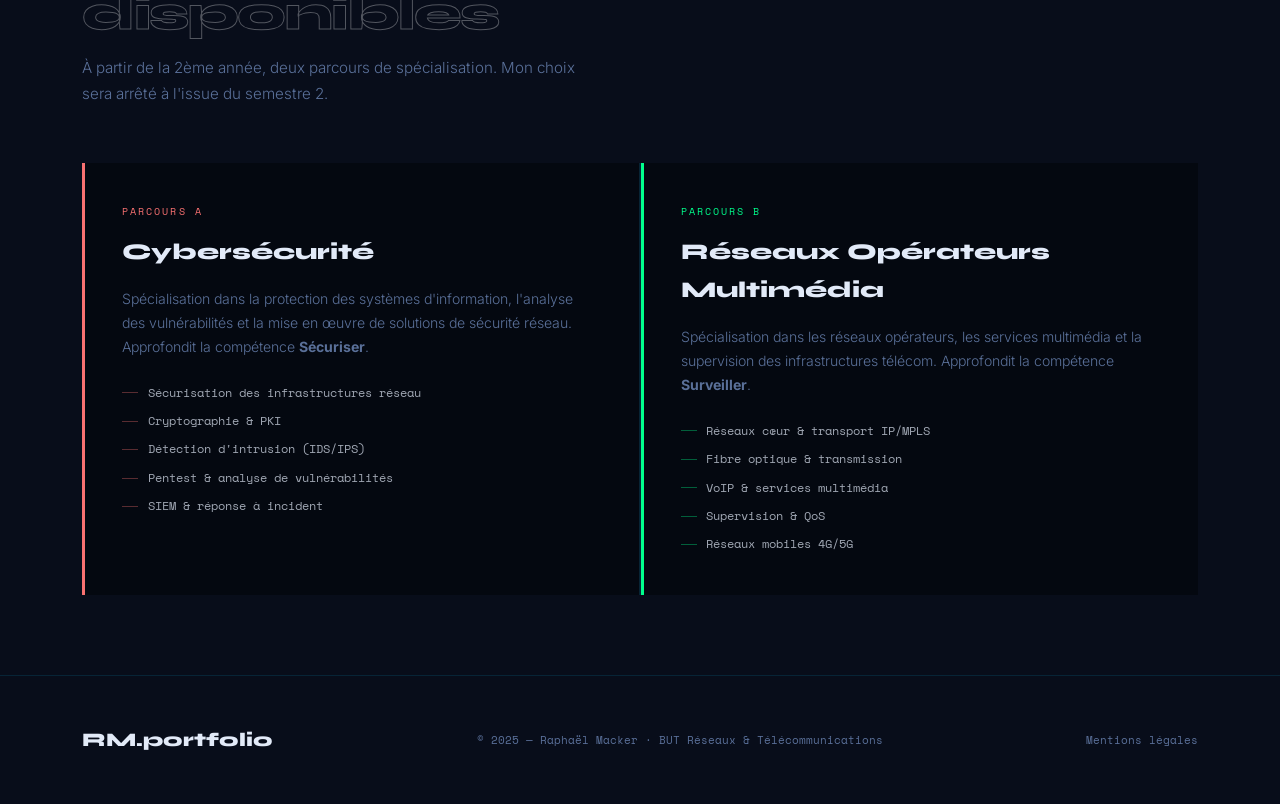
<file: portfolio.html>
<!DOCTYPE html>
<html lang="fr">
<head>
  <meta charset="UTF-8">
  <title>Portfolio — Raphaël Macker</title>
  <meta name="viewport" content="width=device-width, initial-scale=1">
  <link rel="preconnect" href="https://fonts.googleapis.com">
  <link rel="preconnect" href="https://fonts.gstatic.com" crossorigin>
  <link href="https://fonts.googleapis.com/css2?family=Space+Mono:wght@400;700&family=Syne:wght@400;600;700;800&family=Inter:wght@300;400;500&display=swap" rel="stylesheet">
  <link rel="stylesheet" href="css/style.css">
  <style>
    /* ══════════════════════════════
       COMPETENCE CARDS (page)
    ══════════════════════════════ */
    .comp-cards-grid {
      display: grid;
      grid-template-columns: repeat(auto-fill, minmax(280px, 1fr));
      gap: 1.5rem;
      margin-top: 3rem;
    }

    .comp-card {
      position: relative;
      padding: 2.5rem 2rem 2rem;
      border: 1px solid var(--border);
      background: var(--surface);
      cursor: pointer;
      overflow: hidden;
      transition: transform .25s, box-shadow .25s, border-color .25s;
      text-align: left;
    }

    .comp-card::before {
      content: '';
      position: absolute;
      top: 0; left: 0; right: 0;
      height: 3px;
    }

    /* Couleurs des compétences */
    .comp-card.c1::before { background: #00c8ff; }
    .comp-card.c2::before { background: #00ff8c; }
    .comp-card.c3::before { background: #a78bfa; }
    .comp-card.c4::before { background: #f87171; }
    .comp-card.c5::before { background: #fb923c; }

    /* Hover effects */
    .comp-card:hover { transform: translateY(-4px); box-shadow: 0 16px 40px rgba(0,0,0,.4); }
    .comp-card.c1:hover { border-color: rgba(0,200,255,.4); box-shadow: 0 16px 40px rgba(0,200,255,.08); }
    .comp-card.c2:hover { border-color: rgba(0,255,140,.4); box-shadow: 0 16px 40px rgba(0,255,140,.08); }
    .comp-card.c3:hover { border-color: rgba(167,139,250,.4); box-shadow: 0 16px 40px rgba(167,139,250,.08); }
    .comp-card.c4:hover { border-color: rgba(248,113,113,.4); box-shadow: 0 16px 40px rgba(248,113,113,.08); }
    .comp-card.c5:hover { border-color: rgba(251,146,60,.4); box-shadow: 0 16px 40px rgba(251,146,60,.08); }

    /* ── LOCKED STATE ── */
    .comp-card.locked {
      opacity: 0.42;
      cursor: not-allowed;
      filter: grayscale(0.35);
    }

    .comp-card.locked::after {
      content: '';
      position: absolute;
      inset: 0;
      background: repeating-linear-gradient(45deg, transparent, transparent 8px, rgba(255,255,255,.018) 8px, rgba(255,255,255,.018) 9px);
      pointer-events: none;
    }

    .comp-card.locked:hover {
      transform: none !important;
      box-shadow: none !important;
      border-color: var(--border) !important;
    }

    .locked-badge {
      position: absolute;
      top: .75rem;
      right: 1rem;
      display: flex;
      align-items: center;
      gap: .3rem;
      font-family: var(--font-mono);
      font-size: .52rem;
      letter-spacing: .12em;
      color: var(--muted);
      background: var(--bg);
      border: 1px solid var(--border);
      padding: .22rem .55rem;
      z-index: 2;
    }

    /* Typographie des cartes */
    .comp-card-num {
      font-family: var(--font-display);
      font-size: 4rem;
      font-weight: 800;
      line-height: 1;
      opacity: .06;
      position: absolute;
      top: 1rem; right: 1.5rem;
    }

    .comp-card-tag {
      font-family: var(--font-mono);
      font-size: .6rem;
      letter-spacing: .2em;
      text-transform: uppercase;
      margin-bottom: .5rem;
    }

    .comp-card.c1 .comp-card-tag { color: #00c8ff; }
    .comp-card.c2 .comp-card-tag { color: #00ff8c; }
    .comp-card.c3 .comp-card-tag { color: #a78bfa; }
    .comp-card.c4 .comp-card-tag { color: #f87171; }
    .comp-card.c5 .comp-card-tag { color: #fb923c; }

    .comp-card-title {
      font-family: var(--font-display);
      font-size: 1.7rem;
      font-weight: 800;
      margin-bottom: .5rem;
      overflow-wrap: break-word;
      hyphens: auto;
    }

    .comp-card-sub {
      font-size: .8rem;
      color: var(--muted);
      margin-bottom: 1.5rem;
      line-height: 1.5;
    }

    .comp-card-meta {
      display: flex;
      align-items: center;
      justify-content: space-between;
      flex-wrap: wrap;
      gap: .5rem;
    }

    .comp-card-count {
      font-family: var(--font-mono);
      font-size: .65rem;
      color: var(--muted);
    }

    .comp-card-arrow {
      font-family: var(--font-mono);
      font-size: .65rem;
      letter-spacing: .1em;
      display: flex;
      align-items: center;
      gap: .4rem;
      transition: gap .2s;
    }

    .comp-card.c1 .comp-card-arrow { color: #00c8ff; }
    .comp-card.c2 .comp-card-arrow { color: #00ff8c; }
    .comp-card.c3 .comp-card-arrow { color: #a78bfa; }
    .comp-card.c4 .comp-card-arrow { color: #f87171; }
    .comp-card.c5 .comp-card-arrow { color: #fb923c; }

    .comp-card:hover .comp-card-arrow { gap: .7rem; }
    .comp-card.locked .comp-card-arrow { display: none; }

    /* ══════════════════════════════
       MODAL OVERLAY
    ══════════════════════════════ */
    .modal-overlay {
      position: fixed;
      inset: 0;
      z-index: 10000;
      display: flex;
      align-items: center;
      justify-content: center;
      padding: 1.5rem;
      background: rgba(4,8,16,.88);
      backdrop-filter: blur(12px);
      opacity: 0;
      pointer-events: none;
      transition: opacity .3s;
    }

    .modal-overlay.open {
      opacity: 1;
      pointer-events: all;
    }

    .modal {
      width: 100%;
      max-width: 900px;
      max-height: 88vh;
      background: var(--bg2);
      border: 1px solid var(--border2);
      overflow-y: auto;
      position: relative;
      transform: translateY(24px) scale(.97);
      transition: transform .35s cubic-bezier(.16,1,.3,1);
      scrollbar-width: thin;
      scrollbar-color: var(--cyan2) var(--bg);
    }

    .modal-overlay.open .modal {
      transform: translateY(0) scale(1);
    }

    .modal.c1 { border-top: 3px solid #00c8ff; }
    .modal.c2 { border-top: 3px solid #00ff8c; }
    .modal.c3 { border-top: 3px solid #a78bfa; }
    .modal.c4 { border-top: 3px solid #f87171; }
    .modal.c5 { border-top: 3px solid #fb923c; }

    /* Modal Navigation */
    .modal-close {
      position: sticky;
      top: 0;
      z-index: 10;
      display: flex;
      align-items: center;
      justify-content: space-between;
      padding: 1rem 1.5rem;
      background: var(--bg2);
      border-bottom: 1px solid var(--border);
    }

    .modal-close-label {
      font-family: var(--font-mono);
      font-size: .62rem;
      letter-spacing: .15em;
      text-transform: uppercase;
      color: var(--muted);
    }

    .modal-close-btn {
      background: none;
      border: 1px solid var(--border);
      color: var(--muted);
      font-family: var(--font-mono);
      font-size: .7rem;
      padding: .35rem .9rem;
      cursor: pointer;
      transition: all .2s;
      display: flex;
      align-items: center;
      gap: .5rem;
    }

    .modal-close-btn:hover { border-color: var(--text); color: var(--text); }

    /* Modal Content */
    .modal-hero {
      padding: 2.5rem 2rem 2rem;
      border-bottom: 1px solid var(--border);
    }

    .modal-hero-tag {
      font-family: var(--font-mono);
      font-size: .62rem;
      letter-spacing: .2em;
      text-transform: uppercase;
      margin-bottom: .6rem;
    }

    .modal.c1 .modal-hero-tag { color: #00c8ff; }
    .modal.c2 .modal-hero-tag { color: #00ff8c; }
    .modal.c3 .modal-hero-tag { color: #a78bfa; }
    .modal.c4 .modal-hero-tag { color: #f87171; }
    .modal.c5 .modal-hero-tag { color: #fb923c; }

    .modal-hero-title {
      font-family: var(--font-display);
      font-size: 2.8rem;
      font-weight: 800;
      letter-spacing: -1px;
      margin-bottom: .5rem;
    }

    .modal-hero-desc {
      font-size: .88rem;
      color: var(--muted);
      max-width: 600px;
      line-height: 1.7;
    }

    /* ══════════════════════════════
       PRESENTATION SAE & REFLEXION
    ══════════════════════════════ */
    .sae-presentation {
      margin-top: 1.8rem;
      padding: 1.5rem;
      background: var(--bg);
      border: 1px solid var(--border);
    }
    
    .sae-presentation p {
      font-size: .88rem;
      color: var(--text);
      line-height: 1.6;
      margin-bottom: 1rem;
    }

    .sae-presentation-images {
      display: flex;
      flex-wrap: wrap;
      gap: 1rem;
      margin-top: 1.5rem;
    }

    .sae-presentation-images img {
      flex: 1 1 250px;
      max-width: 100%;
      border: 1px solid var(--border);
      background: var(--surface2);
      padding: 0.2rem;
    }

    /* --- STYLES POUR LES BLOCS DE CODE (SAE 1.04 & 1.05) --- */
    .code-window {
      flex: 1 1 250px;
      background: #0d1117;
      border: 1px solid var(--border);
      border-radius: 6px;
      overflow: hidden;
      display: flex;
      flex-direction: column;
    }
    .code-header {
      display: flex;
      align-items: center;
      gap: 6px;
      background: #161b22;
      padding: 8px 12px;
      border-bottom: 1px solid var(--border);
    }
    .code-dot { width: 10px; height: 10px; border-radius: 50%; }
    .code-dot.r { background: #ff5f56; }
    .code-dot.y { background: #ffbd2e; }
    .code-dot.g { background: #27c93f; }
    .code-title {
      margin-left: 10px;
      font-family: var(--font-mono);
      font-size: 0.65rem;
      color: #8b949e;
    }
    .code-content {
      padding: 1rem;
      overflow-x: auto;
      font-family: var(--font-mono);
      font-size: 0.75rem;
      color: #c9d1d9;
      line-height: 1.5;
      margin: 0;
      text-align: left;
    }
    /* Couleurs syntaxiques */
    .token-kw { color: #ff7b72; } /* Keyword */
    .token-fn { color: #d2a8ff; } /* Function */
    .token-str { color: #a5d6ff; } /* String */
    .token-num { color: #79c0ff; } /* Number */
    .token-comment { color: #8b949e; font-style: italic; } /* Comment */
    .token-tag { color: #7ee787; } /* HTML Tag */
    .token-attr { color: #79c0ff; } /* Attribute */

    .reflexion-bloc {
      margin-top: 1.25rem;
      padding: 1.25rem;
      background: var(--bg);
      border-left: 3px solid var(--border);
      font-size: .82rem;
      line-height: 1.6;
      color: var(--muted);
    }
    
    .modal.c1 .reflexion-bloc { border-left-color: #00c8ff; }
    .modal.c2 .reflexion-bloc { border-left-color: #00ff8c; }
    .modal.c3 .reflexion-bloc { border-left-color: #a78bfa; }

    .reflexion-bloc p { margin-bottom: 0.75rem; }
    .reflexion-bloc p:last-child { margin-bottom: 0; }
    .reflexion-bloc strong {
      color: var(--text);
      font-weight: 600;
      display: inline-block;
      margin-bottom: 0.1rem;
    }

    /* Modal Apprentissages Critiques (CE) */
    .modal-ce-section { padding: 2rem; }
    
    .modal-ce-section-title {
      font-family: var(--font-mono);
      font-size: .62rem;
      letter-spacing: .2em;
      text-transform: uppercase;
      color: var(--muted);
      margin-bottom: 1.25rem;
      display: flex;
      align-items: center;
      gap: .75rem;
    }

    .modal-ce-section-title::after {
      content: '';
      flex: 1;
      height: 1px;
      background: var(--border);
    }

    .ce-list { display: flex; flex-direction: column; gap: .75rem; }

    .ce-item {
      border: 1px solid var(--border);
      background: var(--surface);
      overflow: hidden;
      transition: border-color .2s;
      cursor: pointer;
    }

    .modal.c1 .ce-item:hover { border-color: rgba(0,200,255,.35); }
    .modal.c2 .ce-item:hover { border-color: rgba(0,255,140,.35); }
    .modal.c3 .ce-item:hover { border-color: rgba(167,139,250,.35); }
    .modal.c4 .ce-item:hover { border-color: rgba(248,113,113,.35); }
    .modal.c5 .ce-item:hover { border-color: rgba(251,146,60,.35); }

    .ce-header {
      display: flex;
      align-items: center;
      justify-content: space-between;
      padding: 1rem 1.25rem;
      gap: 1rem;
      user-select: none;
    }

    .ce-header-left { display: flex; align-items: center; gap: .9rem; flex: 1; }
    
    .ce-code {
      font-family: var(--font-mono);
      font-size: .72rem;
      font-weight: 700;
      letter-spacing: .08em;
      padding: .3rem .6rem;
      border: 1px solid;
      flex-shrink: 0;
    }

    .modal.c1 .ce-code { border-color: rgba(0,200,255,.3); color: #00c8ff; background: rgba(0,200,255,.06); }
    .modal.c2 .ce-code { border-color: rgba(0,255,140,.3); color: #00ff8c; background: rgba(0,255,140,.06); }
    .modal.c3 .ce-code { border-color: rgba(167,139,250,.3); color: #a78bfa; background: rgba(167,139,250,.06); }
    .modal.c4 .ce-code { border-color: rgba(248,113,113,.3); color: #f87171; background: rgba(248,113,113,.06); }
    .modal.c5 .ce-code { border-color: rgba(251,146,60,.3); color: #fb923c; background: rgba(251,146,60,.06); }

    .ce-label { font-size: .88rem; color: var(--text); line-height: 1.4; }
    
    .ce-chevron {
      width: 18px;
      height: 18px;
      flex-shrink: 0;
      transition: transform .25s;
      color: var(--muted);
    }
    
    .ce-item.open .ce-chevron { transform: rotate(180deg); }

    .ce-body {
      max-height: 0;
      overflow: hidden;
      transition: max-height .45s cubic-bezier(.4,0,.2,1);
      border-top: 0px solid var(--border);
    }
    
    .ce-item.open .ce-body {
      max-height: 1500px;
      border-top: 1px solid var(--border);
    }

    .ce-projects { padding: 1.25rem; display: flex; flex-direction: column; gap: .75rem; }
    
    .ce-no-project { font-size: .8rem; color: var(--muted); font-style: italic; padding: .5rem 0; }

    .ce-proj {
      background: var(--surface);
      border: 1px solid var(--border);
      padding: 1.25rem;
      position: relative;
      overflow: hidden;
      text-decoration: none;
      color: inherit;
      display: block;
      transition: background .2s, border-color .2s;
    }

    .modal.c1 .ce-proj:hover { border-color: rgba(0,200,255,.3); }
    .modal.c2 .ce-proj:hover { border-color: rgba(0,255,140,.3); }
    .modal.c3 .ce-proj:hover { border-color: rgba(167,139,250,.3); }

    .ce-proj-top {
      display: flex;
      align-items: flex-start;
      justify-content: space-between;
      gap: 1rem;
      margin-bottom: .75rem;
      flex-wrap: wrap;
    }
    
    .ce-proj-sae {
      font-family: var(--font-mono);
      font-size: .6rem;
      letter-spacing: .12em;
      text-transform: uppercase;
      color: var(--muted);
    }
    
    .ce-proj-title {
      font-family: var(--font-display);
      font-weight: 700;
      font-size: 1rem;
      margin-bottom: .4rem;
    }
    
    .ce-proj-desc {
      font-size: .8rem;
      color: var(--muted);
      line-height: 1.6;
      margin-bottom: .9rem;
    }
    
    .ce-proj-footer {
      display: flex;
      align-items: center;
      justify-content: space-between;
      flex-wrap: wrap;
      gap: .5rem;
      margin-top: 1.2rem;
    }
    
    .ce-proj-tags { display: flex; gap: .3rem; flex-wrap: wrap; }
    
    .ce-proj-tag {
      font-family: var(--font-mono);
      font-size: .55rem;
      letter-spacing: .05em;
      padding: .18rem .45rem;
      border: 1px solid var(--border);
      color: var(--muted);
    }

    .modal::-webkit-scrollbar { width: 3px; }
    .modal::-webkit-scrollbar-track { background: var(--bg2); }
    .modal::-webkit-scrollbar-thumb { background: var(--cyan2); }

    /* ══════════════════════════════
       PARCOURS SECTION
    ══════════════════════════════ */
    .parcours-section { padding: 5rem 0; background: var(--bg2); border-top: 1px solid var(--border); }
    .parcours-grid { display: grid; grid-template-columns: 1fr 1fr; gap: 1.5px; background: var(--border); margin-top: 3rem; }
    
    .parcours-card { background: var(--bg); padding: 2.5rem; position: relative; overflow: hidden; transition: background .3s; }
    .parcours-card:hover { background: var(--surface); }
    
    .parcours-card::before { content: ''; position: absolute; top: 0; left: 0; width: 3px; height: 100%; }
    .parcours-card.cyber::before { background: #f87171; }
    .parcours-card.rom::before   { background: #00ff8c; }
    
    .parcours-label { font-family: var(--font-mono); font-size: .65rem; letter-spacing: .2em; text-transform: uppercase; margin-bottom: .75rem; }
    .parcours-card.cyber .parcours-label { color: #f87171; }
    .parcours-card.rom   .parcours-label { color: #00ff8c; }
    
    .parcours-title { font-family: var(--font-display); font-size: 1.4rem; font-weight: 800; margin-bottom: 1rem; }
    .parcours-desc { font-size: .88rem; color: var(--muted); line-height: 1.7; margin-bottom: 1.5rem; }
    
    .parcours-comps { display: flex; flex-direction: column; gap: .5rem; }
    .parcours-comp-item { font-family: var(--font-mono); font-size: .75rem; color: var(--text); opacity: .7; display: flex; align-items: center; gap: .6rem; }
    .parcours-comp-item::before { content: ''; width: 16px; height: 1px; opacity: .5; flex-shrink: 0; }
    
    .parcours-card.cyber .parcours-comp-item::before { background: #f87171; }
    .parcours-card.rom   .parcours-comp-item::before { background: #00ff8c; }

    @media(max-width: 700px) {
      .modal-hero-title { font-size: 2rem; }
      .parcours-grid { grid-template-columns: 1fr; }
      .comp-cards-grid { grid-template-columns: 1fr; }
    }
  </style>
</head>
<body>

  <nav class="navbar" id="navbar">
    <a class="nav-brand" href="index.html">
      <span class="dot"></span>RM.portfolio
    </a>
    <ul class="nav-links" id="navLinks">
      <li><a class="nav-link" href="index.html">Accueil</a></li>
      <li><a class="nav-link" href="cv.html">CV</a></li>
      <li><a class="nav-link active" href="portfolio.html">Portfolio</a></li>
      <li><a class="nav-link" href="bulletin.html">Bulletin</a></li>
    </ul>
    <div class="nav-toggle" id="navToggle">
      <span></span><span></span><span></span>
    </div>
  </nav>

  <main>
    
    <section class="page-hero">
      <div class="page-hero-bg"><div class="page-hero-orb a"></div></div>
      <div class="container">
        <div class="page-hero-line">// SAE1.06 · Programme National BUT R&T · IUT Béthune</div>
        <h1 class="page-hero-title">Portfolio<br>de compétences</h1>
        <p class="page-hero-sub">5 compétences du PN · SAE S1 associées · Parcours Cyber &amp; ROM · 2025–2026</p>
      </div>
    </section>

    <section class="section">
      <div class="container">

        <div class="reveal">
          <div class="section-tag">Programme National BUT R&T — Niveau 1</div>
          <h2 class="section-title">5 Compétences<br><em>cliquez pour explorer</em></h2>
          <p class="section-sub">Les apprentissages critiques (AC) du Niveau 1 validés en S1 et S2, avec les projets SAE associés.</p>
        </div>

        <div class="comp-cards-grid reveal" style="transition-delay:.15s">

          <button class="comp-card c1" onclick="openModal('administrer')">
            <div class="comp-card-num">01</div>
            <div class="comp-card-tag">Niveau 1 · UE11</div>
            <div class="comp-card-title">Administrer</div>
            <div class="comp-card-sub">Assister l'administrateur du réseau</div>
            <div class="comp-card-meta">
              <span class="comp-card-count">6 AC · SAE 1.02</span>
              <span class="comp-card-arrow">Explorer 
                <svg width="11" height="11" viewBox="0 0 24 24" fill="none" stroke="currentColor" stroke-width="2.5">
                  <line x1="5" y1="12" x2="19" y2="12"/><polyline points="12 5 19 12 12 19"/>
                </svg>
              </span>
            </div>
          </button>

          <button class="comp-card c2" onclick="openModal('connecter')">
            <div class="comp-card-num">02</div>
            <div class="comp-card-tag">Niveau 1 · UE12</div>
            <div class="comp-card-title">Connecter</div>
            <div class="comp-card-sub">Découvrir les transmissions et la ToIP</div>
            <div class="comp-card-meta">
              <span class="comp-card-count">5 AC · SAE 1.02 & 1.03</span>
              <span class="comp-card-arrow">Explorer 
                <svg width="11" height="11" viewBox="0 0 24 24" fill="none" stroke="currentColor" stroke-width="2.5">
                  <line x1="5" y1="12" x2="19" y2="12"/><polyline points="12 5 19 12 12 19"/>
                </svg>
              </span>
            </div>
          </button>

          <button class="comp-card c3" onclick="openModal('programmer')">
            <div class="comp-card-num">03</div>
            <div class="comp-card-tag">Niveau 1 · UE13</div>
            <div class="comp-card-title">Programmer</div>
            <div class="comp-card-sub">S'intégrer dans un service informatique</div>
            <div class="comp-card-meta">
              <span class="comp-card-count">6 AC · SAE 1.04 & 1.05</span>
              <span class="comp-card-arrow">Explorer 
                <svg width="11" height="11" viewBox="0 0 24 24" fill="none" stroke="currentColor" stroke-width="2.5">
                  <line x1="5" y1="12" x2="19" y2="12"/><polyline points="12 5 19 12 12 19"/>
                </svg>
              </span>
            </div>
          </button>

          <button class="comp-card c4 locked" onclick="return false">
            <div class="comp-card-num">04</div>
            <div class="locked-badge">
              <svg width="9" height="9" viewBox="0 0 24 24" fill="none" stroke="currentColor" stroke-width="2.5">
                <rect x="3" y="11" width="18" height="11" rx="2"/><path d="M7 11V7a5 5 0 0 1 10 0v4"/>
              </svg>
              2ÈME ANNÉE
            </div>
            <div class="comp-card-tag">Niveau 1 · Cyber</div>
            <div class="comp-card-title">Sécuriser</div>
            <div class="comp-card-sub">Accès disponible en 2ème année</div>
            <div class="comp-card-meta">
              <span class="comp-card-count">4 AC · SAE 1.01</span>
            </div>
          </button>

          <button class="comp-card c5 locked" onclick="return false">
            <div class="comp-card-num">05</div>
            <div class="locked-badge">
              <svg width="9" height="9" viewBox="0 0 24 24" fill="none" stroke="currentColor" stroke-width="2.5">
                <rect x="3" y="11" width="18" height="11" rx="2"/><path d="M7 11V7a5 5 0 0 1 10 0v4"/>
              </svg>
              2ÈME ANNÉE
            </div>
            <div class="comp-card-tag">Niveau 1 · ROM</div>
            <div class="comp-card-title">Surveiller</div>
            <div class="comp-card-sub">Accès disponible en 2ème année</div>
            <div class="comp-card-meta">
              <span class="comp-card-count">4 AC · SAE 1.05</span>
            </div>
          </button>

        </div>
      </div>
    </section>

    <section class="parcours-section" id="parcours">
      <div class="container">
        
        <div class="reveal">
          <div class="section-tag">Spécialisation BUT R&T</div>
          <h2 class="section-title">Parcours<br><em>disponibles</em></h2>
          <p class="section-sub">À partir de la 2ème année, deux parcours de spécialisation. Mon choix sera arrêté à l'issue du semestre 2.</p>
        </div>

        <div class="parcours-grid reveal" style="transition-delay:.2s">
          
          <div class="parcours-card cyber">
            <div class="parcours-label">Parcours A</div>
            <div class="parcours-title">Cybersécurité</div>
            <div class="parcours-desc">
              Spécialisation dans la protection des systèmes d'information, l'analyse des vulnérabilités
              et la mise en œuvre de solutions de sécurité réseau. Approfondit la compétence <strong>Sécuriser</strong>.
            </div>
            <div class="parcours-comps">
              <div class="parcours-comp-item">Sécurisation des infrastructures réseau</div>
              <div class="parcours-comp-item">Cryptographie &amp; PKI</div>
              <div class="parcours-comp-item">Détection d'intrusion (IDS/IPS)</div>
              <div class="parcours-comp-item">Pentest &amp; analyse de vulnérabilités</div>
              <div class="parcours-comp-item">SIEM &amp; réponse à incident</div>
            </div>
          </div>

          <div class="parcours-card rom">
            <div class="parcours-label">Parcours B</div>
            <div class="parcours-title">Réseaux Opérateurs Multimédia</div>
            <div class="parcours-desc">
              Spécialisation dans les réseaux opérateurs, les services multimédia et la supervision
              des infrastructures télécom. Approfondit la compétence <strong>Surveiller</strong>.
            </div>
            <div class="parcours-comps">
              <div class="parcours-comp-item">Réseaux cœur &amp; transport IP/MPLS</div>
              <div class="parcours-comp-item">Fibre optique &amp; transmission</div>
              <div class="parcours-comp-item">VoIP &amp; services multimédia</div>
              <div class="parcours-comp-item">Supervision &amp; QoS</div>
              <div class="parcours-comp-item">Réseaux mobiles 4G/5G</div>
            </div>
          </div>

        </div>
      </div>
    </section>

  </main>

  <footer>
    <div class="container">
      <div class="footer-inner">
        <div class="footer-brand">RM.portfolio</div>
        <div class="footer-copy">© 2025 — Raphaël Macker · BUT Réseaux &amp; Télécommunications</div>
        <a href="mentions.html" class="footer-link">Mentions légales</a>
      </div>
    </div>
  </footer>

  <div class="modal-overlay" id="modalOverlay" onclick="handleOverlayClick(event)">
    <div class="modal" id="modal">
      </div>
  </div>

  <script>
    /* ==========================================
       1. DATA : LES COMPÉTENCES ET PROJETS
       ========================================== */
    const COMPETENCES = {
      administrer: {
        label: 'Compétence 1 · Niveau 1 · UE11',
        title: 'Administrer',
        desc: 'Niveau 1 — Assister l\'administrateur du réseau : maîtriser les fondamentaux de l\'électricité, configurer les fonctions de base du réseau local, gérer les systèmes d\'exploitation et identifier les dysfonctionnements.',
        colorClass: 'c1',
        presentationHtml: `
          <p><strong>Présentation de la SAE 1.02 : S'initier aux réseaux informatiques</strong></p>
          <p>Cette SAE avait pour but de nous plonger dans la conception, la configuration et le dépannage d'un réseau local d'entreprise. À l'aide de l'outil de simulation Cisco Packet Tracer, nous avons pu mettre en pratique les notions fondamentales du semestre 1.</p>
          <p>Nous avons conçu une architecture segmentée via des VLANs, mis en place un routage inter-VLAN (Router-on-a-stick), déployé des services automatisés (DHCP, DNS), et sécurisé l'accès distant aux équipements réseaux via SSH et des règles de filtrage (ACL). Les livrables comprenaient les schémas, les configurations et les phases de tests.</p>
          <div class="sae-presentation-images">
            <img src="img/dhcp_dns.png" alt="Aperçu configuration DHCP DNS">
            <img src="img/test_vlan.png" alt="Aperçu des tests VLANs dans Packet Tracer">
          </div>
        `,
        ce: [
          {
            code: 'AC11.01',
            label: 'Maîtriser les lois fondamentales de l\'électricité afin d\'intervenir sur des équipements de réseaux et télécommunications',
            projects: [{
              sae: 'SAE 1.02 — S1',
              title: 'S\'initier aux réseaux informatiques',
              desc: 'Compréhension et sélection des supports de transmission adéquats pour relier physiquement les différents équipements du réseau local.',
              tags: ['Câblage', 'Support physique', 'Modèle OSI (C1)'],
              reflexion: `
                <p><strong>Ce que j'ai fait :</strong> Étude et choix des câblages nécessaires entre les postes, les commutateurs (switchs) et le routeur dans l'environnement virtuel Packet Tracer.</p>
                <p><strong>Comment j'ai fait ?</strong> J'ai analysé les ports des équipements (FastEthernet, GigabitEthernet) et utilisé des câbles droits ou croisés selon la nature des périphériques interconnectés.</p>
                <p><strong>Pourquoi j'ai fait ?</strong> Une infrastructure logique (VLAN, IP) ne peut pas fonctionner si la couche physique (Couche 1 OSI) est défaillante. Le choix du bon câble est la toute première étape de l'administration réseau.</p>
                <p><strong>Mes difficultés :</strong> Me souvenir des règles d'interconnexion (MDI/MDI-X) pour savoir exactement quand utiliser un câble droit ou un câble croisé entre deux équipements de même couche.</p>
                <p><strong>Ce que j'ai appris :</strong> Les standards Ethernet, le fonctionnement des paires torsadées et l'importance de vérifier l'état physique (les leds vertes) avant tout diagnostic logiciel.</p>
                <p><strong>Améliorations :</strong> Reproduire ce câblage de manière concrète dans une baie de brassage réelle pour manipuler la fibre et les câbles RJ45 physiques.</p>
              `
            }]
          },
          {
            code: 'AC11.02',
            label: 'Comprendre l\'architecture et les fondements des systèmes numériques, les principes du codage de l\'information, des communications et de l\'Internet',
            projects: [{
              sae: 'SAE 1.02 — S1',
              title: 'S\'initier aux réseaux informatiques',
              desc: 'Conception du plan d\'adressage de la maquette avec un découpage optimisé en sous-réseaux (VLSM).',
              tags: ['Adressage IPv4', 'VLSM', 'Architecture'],
              reflexion: `
                <p><strong>Ce que j'ai fait :</strong> J'ai élaboré un plan d'adressage IPv4 complet pour l'ensemble du réseau en découpant une adresse réseau de base en plusieurs sous-réseaux distincts adaptés à la taille de chaque service (VLAN).</p>
                <p><strong>Comment j'ai fait ?</strong> J'ai utilisé la méthode VLSM (Variable Length Subnet Mask) en convertissant les adresses et les masques en binaire pour délimiter les plages d'IP, les adresses de diffusion (broadcast) et de réseau.</p>
                <p><strong>Pourquoi j'ai fait ?</strong> Ce découpage permet d'éviter le gaspillage d'adresses IP tout en séparant logiquement les départements de l'entreprise, ce qui est essentiel pour l'optimisation et la sécurité.</p>
                <p><strong>Mes difficultés :</strong> Les calculs de masques en binaire demandent beaucoup de rigueur. Une simple erreur d'un bit et tout le plan d'adressage peut se retrouver en chevauchement.</p>
                <p><strong>Ce que j'ai appris :</strong> La logique mathématique de l'IPv4 et la capacité à calculer mentalement les sauts de réseaux sans outils externes.</p>
                <p><strong>Améliorations :</strong> Anticiper davantage l'évolution future du réseau (scalabilité) en prévoyant des plages de réserve plus larges.</p>
              `
            }]
          },
          {
            code: 'AC11.03',
            label: 'Configurer les fonctions de base du réseau local',
            projects: [{
              sae: 'SAE 1.02 — S1',
              title: 'S\'initier aux réseaux informatiques',
              desc: 'Mise en place des VLANs, du routage Inter-VLAN et déploiement de serveurs DHCP et DNS virtuels.',
              tags: ['VLAN', 'Routage', 'DHCP', 'DNS', 'CLI Cisco'],
              reflexion: `
                <p><strong>Ce que j'ai fait :</strong> J'ai configuré les switchs pour isoler les trafics dans des VLANs, configuré le routeur (Router-on-a-stick) et mis en place un serveur DHCP (pour l'attribution d'IP) et un serveur DNS.</p>
                <p><strong>Comment j'ai fait ?</strong> Je suis entré dans les terminaux en ligne de commande (CLI) des équipements Cisco. J'ai configuré les ports en mode <em>Access</em> ou <em>Trunk</em>, créé des sous-interfaces sur le routeur et configuré les services sur des serveurs dédiés dans Packet Tracer.</p>
                <p><strong>Pourquoi j'ai fait ?</strong> Les VLANs limitent le domaine de diffusion. Le DHCP évite de configurer chaque poste client à la main, et le DNS permet d'accéder aux ressources via des noms compréhensibles plutôt que par des IP.</p>
                <p><strong>Mes difficultés :</strong> La configuration de l'encapsulation dot1Q sur les sous-interfaces du routeur, qui devait correspondre parfaitement aux IDs des VLANs configurés sur le commutateur.</p>
                <p><strong>Ce que j'ai appris :</strong> La structure des commandes IOS Cisco, le fonctionnement de l'encapsulation des trames (Couche 2) et la gestion d'un routeur (Couche 3).</p>
                <p><strong>Améliorations :</strong> Mettre en place des protocoles de redondance comme HSRP pour assurer une haute disponibilité de la passerelle par défaut.</p>
              `
            }]
          },
          {
            code: 'AC11.04',
            label: 'Maîtriser les rôles et les principes fondamentaux des systèmes d\'exploitation afin d\'interagir avec ceux-ci pour la configuration et l\'administration des réseaux et services fournis',
            projects: [{
              sae: 'SAE 1.02 — S1',
              title: 'S\'initier aux réseaux informatiques',
              desc: 'Configuration de l\'administration à distance sécurisée des équipements réseau (Switchs/Routeurs).',
              tags: ['CLI', 'SSH', 'Administration', 'Sécurité'],
              reflexion: `
                <p><strong>Ce que j'ai fait :</strong> J'ai configuré l'accès à distance aux commutateurs et au routeur afin de ne plus avoir besoin du câble console physique pour les administrer.</p>
                <p><strong>Comment j'ai fait ?</strong> J'ai activé et configuré le protocole SSH. Cela a nécessité de définir un nom de domaine, de générer des clés cryptographiques RSA, de créer des utilisateurs locaux avec mots de passe chiffrés, et de restreindre les lignes virtuelles (VTY) au seul protocole SSH.</p>
                <p><strong>Pourquoi j'ai fait ?</strong> Contrairement à Telnet qui transmet toutes les données en clair, SSH chiffre les communications. C'est une mesure de sécurité indispensable pour protéger les mots de passe d'administration contre l'écoute réseau.</p>
                <p><strong>Mes difficultés :</strong> Comprendre l'ordre strict des commandes (définir le hostname, puis le domaine, puis générer la clé) sous peine d'avoir des erreurs du système d'exploitation IOS.</p>
                <p><strong>Ce que j'ai appris :</strong> Les bases de la cryptographie asymétrique et la gestion des accès d'un OS réseau.</p>
                <p><strong>Améliorations :</strong> Déployer un véritable serveur d'authentification centralisé de type AAA (RADIUS ou TACACS+) au lieu d'utiliser la base de données locale des routeurs.</p>
              `
            }]
          },
          {
            code: 'AC11.05',
            label: 'Identifier les dysfonctionnements du réseau local et savoir les signaler',
            projects: [{
              sae: 'SAE 1.02 — S1',
              title: 'S\'initier aux réseaux informatiques',
              desc: 'Vérification de la connectivité et tests de listes de contrôle d\'accès (ACL) pour valider ou dépanner les flux.',
              tags: ['Troubleshooting', 'Ping', 'ACL', 'Sécurité'],
              reflexion: `
                <p><strong>Ce que j'ai fait :</strong> J'ai diagnostiqué les problèmes de communication entre différents départements de l'entreprise et testé mes listes de contrôle d'accès (ACL) pour m'assurer qu'elles bloquaient ou autorisaient les bons flux.</p>
                <p><strong>Comment j'ai fait ?</strong> J'ai utilisé systématiquement les utilitaires de diagnostic comme le <code>ping</code> (pour vérifier la Couche 3) et analysé les configurations avec <code>show running-config</code> et <code>show access-lists</code>.</p>
                <p><strong>Pourquoi j'ai fait ?</strong> Déployer un réseau ne suffit pas : il faut prouver qu'il fonctionne et que la politique de sécurité (qui a le droit d'accéder à tel serveur) est réellement appliquée.</p>
                <p><strong>Mes difficultés :</strong> Appréhender l'ordre séquentiel d'une ACL. Un paquet est évalué ligne par ligne : si on place une règle "deny any" en premier, le reste est ignoré. Cela a causé des coupures réseau involontaires en phase de test.</p>
                <p><strong>Ce que j'ai appris :</strong> J'ai forgé ma méthodologie de dépannage en adoptant une approche par étapes : vérifier l'état physique, puis les adresses IP, puis le routage, puis les pares-feux/ACL.</p>
                <p><strong>Améliorations :</strong> Tenir un "journal de bord" des erreurs rencontrées pour construire ma propre documentation technique et gagner du temps sur les futurs diagnostics.</p>
              `
            }]
          },
          {
            code: 'AC11.06',
            label: 'Installer un poste client, expliquer la procédure mise en place',
            projects: [{
              sae: 'SAE 1.02 — S1',
              title: 'S\'initier aux réseaux informatiques',
              desc: 'Intégration et validation du fonctionnement des ordinateurs terminaux dans l\'infrastructure réseau.',
              tags: ['Poste client', 'Test final', 'DHCP client'],
              reflexion: `
                <p><strong>Ce que j'ai fait :</strong> J'ai connecté les PCs finaux dans leurs VLANs respectifs sur les switchs, et je les ai configurés pour obtenir automatiquement leur configuration réseau.</p>
                <p><strong>Comment j'ai fait ?</strong> Depuis l'interface de chaque ordinateur dans Packet Tracer, j'ai activé l'option DHCP. J'ai ensuite vérifié via la commande <code>ipconfig</code> que le poste récupérait bien la bonne adresse IP, son masque, sa passerelle par défaut et l'adresse du DNS.</p>
                <p><strong>Pourquoi j'ai fait ?</strong> Le but final d'un réseau est de rendre un service aux utilisateurs. C'est le test de validation ultime (le "test de bout en bout") pour prouver que l'infrastructure conçue est viable.</p>
                <p><strong>Mes difficultés :</strong> Au début, un poste ne récupérait pas d'IP. Il a fallu que je remonte le fil de l'erreur pour me rendre compte que j'avais oublié la commande <code>ip helper-address</code> sur le routeur pour relayer les requêtes DHCP inter-VLANs.</p>
                <p><strong>Ce que j'ai appris :</strong> Le fonctionnement exact du processus DHCP (le processus D.O.R.A : Discover, Offer, Request, Acknowledge) du point de vue d'une machine cliente.</p>
                <p><strong>Améliorations :</strong> Dans un vrai réseau, on mettrait en place du déploiement automatisé et de la gestion de parc pour ne pas configurer chaque poste un par un.</p>
              `
            }]
          }
        ]
      },
      connecter: {
        label: 'Compétence 2 · Niveau 1 · UE12',
        title: 'Connecter',
        desc: 'Niveau 1 — Découvrir les transmissions et la ToIP : mesurer et analyser les signaux, caractériser des systèmes de transmission, déployer des supports et connecter des systèmes de téléphonie sur IP.',
        colorClass: 'c2',
        presentationHtml: `
          <p><strong>Présentation de la SAE 1.03 : Découvrir un système de transmission</strong></p>
          <p>Cette SAE est intimement liée à la couche physique (Couche 1 du modèle OSI) et à l'étude des signaux. L'objectif était de comprendre comment l'information transite réellement dans les câbles et d'analyser les phénomènes physiques de dégradation du signal (atténuation, bruit, impédance).</p>
          <p>Pour y parvenir, nous avons modélisé ces lignes de transmission à l'aide de logiciels de simulation mathématique et électronique comme LTspice ou Simulink pour confronter la théorie à la pratique physique et observer le comportement des signaux analogiques et numériques.</p>
          <div class="sae-presentation-images">
            <img src="img/Capture2.PNG" alt="Simulation de ligne sur LTspice avec signal sinusoïdal">
            <img src="img/Capture1.PNG" alt="Simulation Simulink avec générateur d'impulsions">
          </div>
        `,
        ce: [
          {
            code: 'AC12.01',
            label: 'Mesurer, analyser et commenter les signaux',
            projects: [{
              sae: 'SAE 1.03 — S1',
              title: 'Découvrir un système de transmission',
              desc: 'Analyse et mesure des signaux (analogiques et numériques) traversant un système de transmission.',
              tags: ['Mesures', 'Signaux', 'Atténuation', 'Simulink'],
              reflexion: `
                <p><strong>Ce que j'ai fait :</strong> J'ai étudié le comportement d'un signal électrique (comme des impulsions carrées) transitant par un système pour observer ses variations de gain et de temps.</p>
                <p><strong>Comment j'ai fait ?</strong> Comme on peut le voir sur la capture Simulink (MATLAB), j'ai utilisé un générateur d'impulsions (Pulse Generator) paramétré avec une période de 5 échantillons et une amplitude de 1. J'ai ensuite observé le signal résultant sur un oscilloscope virtuel (Scope).</p>
                <p><strong>Pourquoi j'ai fait ?</strong> Visualiser le signal permet de comprendre comment l'information binaire (des 0 et des 1) est réellement traduite électriquement sur le support, et comment elle peut être modifiée (ici par un bloc de gain de 4).</p>
                <p><strong>Mes difficultés :</strong> Paramétrer correctement le "Sample time" (temps d'échantillonnage) pour obtenir un affichage net sur l'oscilloscope virtuel sans perdre d'informations critiques sur les fronts montants et descendants.</p>
                <p><strong>Ce que j'ai appris :</strong> Les bases du traitement du signal numérique, la notion d'échantillonnage, d'amplitude et de période directement appliquées à la transmission de données.</p>
                <p><strong>Améliorations :</strong> Ajouter des blocs de perturbation (comme du bruit blanc gaussien) dans la simulation pour observer l'impact réel des interférences électromagnétiques sur la lisibilité du signal.</p>
              `
            }]
          },
          {
            code: 'AC12.02',
            label: 'Caractériser des systèmes de transmissions élémentaires et découvrir la modélisation mathématique de leur fonctionnement',
            projects: [{
              sae: 'SAE 1.03 — S1',
              title: 'Découvrir un système de transmission',
              desc: 'Simulations sur LTspice pour modéliser le comportement électrique d\'un circuit de transmission et caractériser ses paramètres.',
              tags: ['LTspice', 'Modélisation', 'Transmission', 'Mathématiques'],
              reflexion: `
                <p><strong>Ce que j'ai fait :</strong> J'ai simulé informatiquement le comportement électrique d'un système élémentaire (un diviseur de tension composé de résistances) pour valider la théorie mathématique sur l'atténuation.</p>
                <p><strong>Comment j'ai fait ?</strong> En utilisant le logiciel LTspice, j'ai modélisé un circuit avec une source de tension alternative (SINE) et deux résistances (R1 et R2 de 50 ohms). J'ai ensuite lancé une analyse transitoire (.tran 0 0.08) pour comparer la courbe de tension d'entrée (V(n001)) et de sortie (V(n002)).</p>
                <p><strong>Pourquoi j'ai fait ?</strong> La modélisation permet d'anticiper le comportement d'un système sans avoir besoin du matériel physique sous la main. Elle prouve visuellement les calculs d'atténuation vus en cours (ici, la tension de sortie est divisée par deux).</p>
                <p><strong>Mes difficultés :</strong> Prendre en main l'interface un peu aride de LTspice et comprendre la syntaxe des directives de simulation (comme configurer correctement les paramètres SINE : offset, amplitude, fréquence).</p>
                <p><strong>Ce que j'ai appris :</strong> Que la théorie mathématique et la réalité physique convergent parfaitement si le modèle de simulation est bien défini. J'ai aussi appris à utiliser les curseurs pour mesurer le déphasage et l'atténuation sur les courbes.</p>
                <p><strong>Améliorations :</strong> Remplacer les simples résistances par des inductances (bobines) et des capacités (condensateurs) pour modéliser le comportement réel et complexe d'un long câble coaxial ou d'une paire torsadée.</p>
              `
            }]
          },
          {
            code: 'AC12.03',
            label: 'Déployer des supports de transmission',
            projects: [{
              sae: 'SAE 1.02 — S1',
              title: 'S\'initier aux réseaux informatiques',
              desc: 'Fabrication de cordons de brassage réseau et vérification de la continuité physique.',
              tags: ['Câblage', 'RJ45', 'Sertissage', 'Cuivre'],
              reflexion: `
                <p><strong>Ce que j'ai fait :</strong> J'ai fabriqué mes propres câbles réseau (cordons de brassage) et je les ai testés pour m'assurer de leur bon fonctionnement dans une infrastructure de laboratoire.</p>
                <p><strong>Comment j'ai fait ?</strong> J'ai dénudé du câble à paires torsadées (cuivre), organisé minutieusement les fils selon la norme couleur T568B, et j'ai utilisé une pince à sertir pour fixer les connecteurs plastiques RJ45. J'ai validé le tout avec un testeur de câble électronique.</p>
                <p><strong>Pourquoi j'ai fait ?</strong> C'est la compétence de base fondamentale de tout technicien R&T. Un mauvais câblage physique ou un sertissage défaillant est très souvent la première source de panne silencieuse dans une infrastructure.</p>
                <p><strong>Mes difficultés :</strong> Maintenir les 8 petits fils de cuivre parfaitement alignés et dans le bon ordre lors de l'insertion en force dans la fiche RJ45 avant de procéder au sertissage manuel.</p>
                <p><strong>Ce que j'ai appris :</strong> La rigueur manuelle absolue nécessaire au câblage, la différence entre le câblage droit et croisé, et l'importance vitale du blindage (FTP/STP) pour éviter les interférences électromagnétiques.</p>
                <p><strong>Améliorations :</strong> M'entraîner à la soudure (clivage et épissure) de fibre optique, une compétence d'avenir qui demande une précision encore plus chirurgicale que le cuivre.</p>
              `
            }]
          },
          {
            code: 'AC12.04',
            label: 'Connecter les systèmes de ToIP',
            projects: [] 
          },
          {
            code: 'AC12.05',
            label: 'Communiquer avec un tiers (client, collaborateur...) et adapter son discours et sa langue à son interlocuteur',
            projects: [{
              sae: 'SAE 1.02 & 1.03 — S1',
              title: 'Documentation et compte-rendu technique',
              desc: 'Rédaction de comptes rendus de TP et de documentations d\'interventions réseaux structurées.',
              tags: ['Communication', 'Documentation', 'Anglais technique'],
              reflexion: `
                <p><strong>Ce que j'ai fait :</strong> J'ai documenté les procédures de simulation et d'analyse de signaux pour qu'elles soient compréhensibles par mes enseignants et justifient mes choix techniques.</p>
                <p><strong>Comment j'ai fait ?</strong> J'ai rédigé des comptes rendus structurés incluant des captures d'écran annotées de Simulink et LTspice, avec des explications claires sur l'atténuation et les temps de propagation.</p>
                <p><strong>Pourquoi j'ai fait ?</strong> Dans le monde professionnel, une intervention ou une étude qui n'est pas documentée perd de sa valeur. Il faut pouvoir justifier les résultats d'une simulation de manière claire et normée.</p>
                <p><strong>Mes difficultés :</strong> Trouver le bon équilibre de vulgarisation : être assez précis pour prouver la maîtrise technique, mais rester synthétique pour ne pas noyer le lecteur d'informations superflues.</p>
                <p><strong>Ce que j'ai appris :</strong> L'importance cruciale de la mise en page d'un document technique, l'intégration de captures d'écran pertinentes, et la maîtrise du vocabulaire lié à la transmission du signal.</p>
                <p><strong>Améliorations :</strong> Réaliser des présentations orales plus dynamiques pour accompagner ces rapports écrits, afin d'être plus à l'aise face à un "vrai client".</p>
              `
            }]
          }
        ]
      },
      programmer: {
        label: 'Compétence 3 · Niveau 1 · UE13',
        title: 'Programmer',
        desc: 'Niveau 1 — S\'intégrer dans un service informatique : utiliser un système informatique et ses outils, lire et modifier des programmes, traduire des algorithmes, connaître l\'architecture web et les bases de données.',
        colorClass: 'c3',
        presentationHtml: `
          <p><strong>Présentation des SAE 1.04 & 1.05 : Développement et Traitement de données</strong></p>
          <p>La compétence "Programmer" rassemble deux projets majeurs du semestre. La <strong>SAE 1.04</strong> concernait la création intégrale d'un site web (ce portfolio) en utilisant les langages du web (HTML, CSS, JS) et le déploiement via GitHub. La <strong>SAE 1.05</strong> nous a plongés dans la programmation Python pour récupérer, nettoyer et agréger des données brutes (open data) de manière collaborative sur GitLab.</p>
          
          <div class="sae-presentation-images" style="gap:1.5rem; margin-top:2rem;">
            <div class="code-window">
              <div class="code-header">
                <div class="code-dot r"></div><div class="code-dot y"></div><div class="code-dot g"></div>
                <div class="code-title">portfolio.html — SAE 1.04</div>
              </div>
              <pre class="code-content"><code><span class="token-tag">&lt;section</span> <span class="token-attr">class</span>=<span class="token-str">"parcours-section"</span><span class="token-tag">&gt;</span>
  <span class="token-tag">&lt;div</span> <span class="token-attr">class</span>=<span class="token-str">"container"</span><span class="token-tag">&gt;</span>
    <span class="token-tag">&lt;div</span> <span class="token-attr">class</span>=<span class="token-str">"reveal"</span><span class="token-tag">&gt;</span>
      <span class="token-tag">&lt;h2</span> <span class="token-attr">class</span>=<span class="token-str">"section-title"</span><span class="token-tag">&gt;</span>Parcours<span class="token-tag">&lt;/h2&gt;</span>
      <span class="token-tag">&lt;p&gt;</span>Spécialisation BUT R&amp;T<span class="token-tag">&lt;/p&gt;</span>
    <span class="token-tag">&lt;/div&gt;</span>
  <span class="token-tag">&lt;/div&gt;</span>
<span class="token-tag">&lt;/section&gt;</span>
<span class="token-tag">&lt;script&gt;</span>
  <span class="token-comment">// Apparition au scroll</span>
  <span class="token-kw">const</span> observer = <span class="token-kw">new</span> <span class="token-fn">IntersectionObserver</span>(e =&gt; {
    e.forEach(el =&gt; el.isIntersecting <span class="token-kw">&amp;&amp;</span> el.target.classList.<span class="token-fn">add</span>(<span class="token-str">'visible'</span>));
  });
<span class="token-tag">&lt;/script&gt;</span></code></pre>
            </div>

            <div class="code-window">
              <div class="code-header">
                <div class="code-dot r"></div><div class="code-dot y"></div><div class="code-dot g"></div>
                <div class="code-title">main.py — SAE 1.05</div>
              </div>
              <pre class="code-content"><code><span class="token-kw">import</span> csv
<span class="token-kw">import</span> json

<span class="token-kw">def</span> <span class="token-fn">traiter_donnees</span>(fichier_entree, annee_cible):
    <span class="token-comment"># Extraction et filtrage des datasets publics</span>
    donnees_filtrees = []
    <span class="token-kw">with</span> open(fichier_entree, <span class="token-str">'r'</span>, encoding=<span class="token-str">'utf-8'</span>) <span class="token-kw">as</span> f:
        lecteur = csv.<span class="token-fn">DictReader</span>(f)
        <span class="token-kw">for</span> ligne <span class="token-kw">in</span> lecteur:
            <span class="token-kw">if</span> ligne[<span class="token-str">'annee'</span>] == <span class="token-fn">str</span>(annee_cible):
                donnees_filtrees.<span class="token-fn">append</span>(ligne)
                
    <span class="token-kw">return</span> donnees_filtrees</code></pre>
            </div>
          </div>
        `,
        ce: [
          {
            code: 'AC13.01',
            label: 'Utiliser un système informatique et ses outils',
            projects: [{
              sae: 'SAE 1.04 — S1',
              title: 'Se présenter sur Internet',
              desc: 'Utilisation d\'un environnement de développement complet (VS Code, Git, Linux) pour le développement du portfolio.',
              tags: ['VS Code', 'Git', 'Ubuntu Linux', 'Terminal'],
              link: 'https://github.com/raphaelmacker/raphael-macker.github.io',
              reflexion: `
                <p><strong>Ce que j'ai fait :</strong> J'ai configuré et utilisé un environnement de travail complet sous Linux (Ubuntu) avec des éditeurs de code professionnels pour concevoir mon site web.</p>
                <p><strong>Comment j'ai fait ?</strong> J'ai installé Visual Studio Code via le terminal, utilisé les extensions (comme Live Server pour voir mes changements en direct) et paramétré Git pour suivre les versions de mes fichiers HTML/CSS de manière sécurisée.</p>
                <p><strong>Pourquoi j'ai fait ?</strong> Un informaticien doit être à l'aise avec ses outils. Travailler sous Linux et utiliser un terminal plutôt que la souris fait gagner un temps précieux et prépare aux exigences des entreprises d'ingénierie.</p>
                <p><strong>Mes difficultés :</strong> La prise en main des commandes de base du terminal Linux (navigation dans les dossiers, gestion des droits avec \`chmod\`) était laborieuse au début par rapport à Windows.</p>
                <p><strong>Ce que j'ai appris :</strong> À être totalement autonome sur un système d'exploitation de type UNIX et à utiliser la puissance des raccourcis claviers dans un éditeur de texte avancé.</p>
                <p><strong>Améliorations :</strong> Apprendre à utiliser des éditeurs de texte en ligne de commande pure comme \`Vim\` ou \`Nano\` pour pouvoir coder directement sur des serveurs distants sans interface graphique.</p>
              `
            }]
          },
          {
            code: 'AC13.02',
            label: 'Lire, exécuter, corriger et modifier un programme',
            projects: [{
              sae: 'SAE 1.05 — S1',
              title: 'Traiter des données',
              desc: 'Lecture, correction et amélioration de scripts Python existants pour récupérer et agréger des données.',
              tags: ['Python', 'Débogage', 'Analyse de code'],
              link: 'https://gitlab.univ-artois.fr/raphael_macker/sae-1.05',
              reflexion: `
                <p><strong>Ce que j'ai fait :</strong> J'ai dû reprendre du code Python qui comportait des erreurs (bugs), comprendre ce qu'il était censé faire, puis le corriger pour qu'il s'exécute correctement.</p>
                <p><strong>Comment j'ai fait ?</strong> J'ai utilisé les messages d'erreurs (tracebacks) fournis par l'interpréteur Python dans la console. J'ai ajouté des commandes \`print()\` stratégiques pour observer l'évolution de mes variables en direct, et modifié la syntaxe fautive.</p>
                <p><strong>Pourquoi j'ai fait ?</strong> Dans le monde du travail, on passe beaucoup plus de temps à lire et réparer le code des autres qu'à écrire le sien de zéro. Le débogage est une compétence d'investigation cruciale.</p>
                <p><strong>Mes difficultés :</strong> Comprendre la logique d'un code que je n'avais pas écrit moi-même, surtout quand les variables n'étaient pas explicitement nommées par leur auteur initial.</p>
                <p><strong>Ce que j'ai appris :</strong> À ne pas paniquer face à une erreur rouge dans le terminal, mais à lire la dernière ligne de l'erreur (IndexError, TypeError...) pour cibler immédiatement la cause du problème.</p>
                <p><strong>Améliorations :</strong> Utiliser le véritable "Débogueur" intégré à VS Code (avec des points d'arrêt ou "breakpoints") plutôt que d'utiliser des \`print()\` partout dans le code.</p>
              `
            }]
          },
          {
            code: 'AC13.03',
            label: 'Traduire un algorithme, dans un langage et pour un environnement donné',
            projects: [{
              sae: 'SAE 1.05 — S1',
              title: 'Traiter des données',
              desc: 'Traduction des algorithmes de traitement (boucles, conditions, listes) en code Python fonctionnel.',
              tags: ['Algorithmes', 'Python', 'Logique'],
              link: 'https://gitlab.univ-artois.fr/raphael_macker/sae-1.05',
              reflexion: `
                <p><strong>Ce que j'ai fait :</strong> J'ai transformé des idées de logique brute (par exemple : "Si la donnée date de 2023, alors garde-la, sinon jette-la") en véritables instructions en langage Python.</p>
                <p><strong>Comment j'ai fait ?</strong> J'ai d'abord écrit ma logique sous forme de pseudo-code sur papier. Ensuite, j'ai traduit cela en utilisant les structures de contrôle de Python : les boucles \`for\`, les conditions \`if/else\`, et les structures de données comme les listes (\`[]\`) ou les dictionnaires (\`{}\`).</p>
                <p><strong>Pourquoi j'ai fait ?</strong> La machine ne comprend pas le langage humain. Il faut découper un problème complexe en une suite d'opérations mathématiques et logiques très simples (un algorithme) pour que l'ordinateur puisse l'exécuter.</p>
                <p><strong>Mes difficultés :</strong> Gérer l'indentation stricte de Python (les espaces en début de ligne). Une mauvaise indentation modifie complètement le comportement d'une boucle ou d'une condition.</p>
                <p><strong>Ce que j'ai appris :</strong> La puissance des algorithmes pour automatiser des tâches répétitives. Un programme bien pensé peut traiter 10 000 lignes de données en une fraction de seconde.</p>
                <p><strong>Améliorations :</strong> Optimiser mes algorithmes (la "complexité algorithmique") pour qu'ils s'exécutent encore plus rapidement en évitant les boucles inutiles imbriquées les unes dans les autres.</p>
              `
            }]
          },
          {
            code: 'AC13.04',
            label: 'Connaître l\'architecture et les technologies d\'un site Web',
            projects: [{
              sae: 'SAE 1.04 — S1',
              title: 'Se présenter sur Internet',
              desc: 'Développement complet du portfolio : structure du DOM, stylisation CSS, interactions JS et hébergement web.',
              tags: ['HTML5', 'CSS3', 'JavaScript', 'GitHub Pages'],
              link: 'https://github.com/raphaelmacker/raphael-macker.github.io',
              reflexion: `
                <p><strong>Ce que j'ai fait :</strong> J'ai architecturé, conçu le design et codé ce portfolio de toutes pièces, pour ensuite le mettre en ligne de manière accessible au public.</p>
                <p><strong>Comment j'ai fait ?</strong> J'ai structuré l'information avec du HTML sémantique (balises \`<section>\`, \`<main>\`). J'ai utilisé CSS pour le modèle de boîte, les couleurs (via des variables natives) et le Responsive Design (adaptation aux smartphones). Enfin, j'ai ajouté du JavaScript pour les modales et l'hébergement gratuit s'est fait sur GitHub Pages.</p>
                <p><strong>Pourquoi j'ai fait ?</strong> Le web est le support de communication numéro un. Savoir créer une interface utilisateur propre et héberger un service est essentiel pour présenter son travail et comprendre le fonctionnement d'un client HTTP face à un serveur.</p>
                <p><strong>Mes difficultés :</strong> Rendre le site parfaitement "Responsive", c'est-à-dire faire en sorte que la disposition des compétences (qui est en grille) s'affiche correctement sur un petit écran de téléphone sans casser le design.</p>
                <p><strong>Ce que j'ai appris :</strong> Le fonctionnement du DOM (Document Object Model) et comment JavaScript permet de modifier la page en temps réel sans avoir à la recharger.</p>
                <p><strong>Améliorations :</strong> Séparer mon code en plusieurs fichiers distincts (\`style.css\`, \`main.js\`) pour chaque page afin de garder un code plus propre et plus facile à maintenir sur le long terme.</p>
              `
            }]
          },
          {
            code: 'AC13.05',
            label: 'Choisir les mécanismes de gestion de données adaptés au développement de l\'outil et argumenter ses choix',
            projects: [{
              sae: 'SAE 1.05 — S1',
              title: 'Traiter des données',
              desc: 'Choix et manipulation de formats de fichiers (CSV vers JSON) pour préparer les données à être affichées.',
              tags: ['CSV', 'JSON', 'Structures de données'],
              link: 'https://gitlab.univ-artois.fr/raphael_macker/sae-1.05',
              reflexion: `
                <p><strong>Ce que j'ai fait :</strong> J'ai décidé du format dans lequel stocker les données traitées par mon script Python pour qu'elles puissent être réutilisées facilement par la suite.</p>
                <p><strong>Comment j'ai fait ?</strong> Les données brutes provenaient de \`data.gouv.fr\` en format CSV (texte séparé par des virgules). Après traitement en Python, j'ai choisi d'exporter les résultats en format JSON (tableaux et paires clé/valeur).</p>
                <p><strong>Pourquoi j'ai fait ?</strong> Le format CSV est excellent pour stocker des tableaux simples, mais le JSON est beaucoup plus puissant pour hiérarchiser les informations et est le standard absolu pour communiquer des données sur le web (notamment pour générer des graphiques).</p>
                <p><strong>Mes difficultés :</strong> Comprendre comment la librairie Python \`json\` sérialise (transforme) les dictionnaires Python en chaînes de caractères texte, et l'importance de l'encodage (UTF-8) pour ne pas casser les accents français.</p>
                <p><strong>Ce que j'ai appris :</strong> L'importance de la structuration des données en amont. Si on choisit la mauvaise structure de données, tout le code qui suit sera inutilement compliqué à écrire.</p>
                <p><strong>Améliorations :</strong> Explorer les bases de données relationnelles (SQL) pour stocker les informations de manière encore plus robuste que dans de simples fichiers textes.</p>
              `
            }]
          },
          {
            code: 'AC13.06',
            label: 'S\'intégrer dans un environnement propice au développement et au travail collaboratif',
            projects: [{
              sae: 'SAE 1.05 — S1',
              title: 'Traiter des données',
              desc: 'Projet de traitement de données mené en équipe avec gestion du code source décentralisée sur GitLab.',
              tags: ['GitLab', 'Git', 'Travail en équipe', 'Commits'],
              link: 'https://gitlab.univ-artois.fr/raphael_macker/sae-1.05',
              reflexion: `
                <p><strong>Ce que j'ai fait :</strong> J'ai travaillé en groupe sur le même code source sans que nous n'écrasions mutuellement nos modifications.</p>
                <p><strong>Comment j'ai fait ?</strong> Nous avons utilisé le logiciel de versionnage Git et la plateforme GitLab de l'Université. Chacun travaillait de son côté, faisait des "commits" (sauvegardes) avec des messages clairs, puis nous fusionnions (push/pull) notre travail sur le dépôt central.</p>
                <p><strong>Pourquoi j'ai fait ?</strong> Dans une entreprise, personne ne code seul en s'envoyant des fichiers par clé USB. Utiliser Git est la norme industrielle obligatoire pour le travail collaboratif en informatique.</p>
                <p><strong>Mes difficultés :</strong> Gérer les "conflits de fusion" (merge conflicts). C'est arrivé quand un camarade et moi avons modifié la même ligne de code en même temps. Il a fallu résoudre le conflit manuellement.</p>
                <p><strong>Ce que j'ai appris :</strong> La discipline du travail en équipe : ne pas pousser de code cassé sur la branche principale (\`main\`) et écrire des messages de commit explicites pour ses collègues.</p>
                <p><strong>Améliorations :</strong> Apprendre à utiliser les "Branches" (\`git branch\`) de manière stricte pour développer de nouvelles fonctionnalités de manière totalement isolée avant de les intégrer au projet principal.</p>
              `
            }]
          }
        ]
      },
      securiser: {
        label: 'Compétence 4 · Niveau 1 · Parcours Cybersécurité',
        title: 'Sécuriser',
        desc: 'Niveau 1 — Découvrir la sécurité informatique : identifier les classes de menaces, analyser la sécurité d\'un réseau simple, mettre en œuvre des mesures de base et appliquer les bonnes pratiques.',
        colorClass: 'c4',
        ce: []
      },
      surveiller: {
        label: 'Compétence 5 · Niveau 1 · Parcours ROM',
        title: 'Surveiller',
        desc: 'Niveau 1 — Surveiller un réseau informatique : observer et mesurer le trafic, identifier et classer les flux réseau, utiliser des outils de monitoring et détecter les anomalies de fonctionnement.',
        colorClass: 'c5',
        ce: []
      }
    };

    const LOCKED = ['securiser', 'surveiller'];

    /* ==========================================
       2. FONCTIONS DE LA MODALE
       ========================================== */
    
    // Génère le HTML pour les projets d'un apprentissage critique
    function generateProjectsHtml(projects, colorClass) {
      if (projects.length === 0) {
        return `<p class="ce-no-project">Aucun projet associé pour le moment — à compléter en S2.</p>`;
      }

      return projects.map(proj => {
        const tagsHtml = proj.tags ? proj.tags.map(t => `<span class="ce-proj-tag">${t}</span>`).join('') : '';
        const reflexionHtml = proj.reflexion ? `<div class="reflexion-bloc">${proj.reflexion}</div>` : '';
        const linkHtml = proj.link 
          ? `<a href="${proj.link}" class="ce-proj-link" target="_blank" onclick="event.stopPropagation()">
               Voir le projet <svg width="11" height="11" viewBox="0 0 24 24" fill="none" stroke="currentColor" stroke-width="2.5"><line x1="5" y1="12" x2="19" y2="12"/><polyline points="12 5 19 12 12 19"/></svg>
             </a>`
          : '';
        
        return `
          <div class="ce-proj">
            <div class="ce-proj-top">
              <div>
                <div class="ce-proj-sae">${proj.sae}</div>
                <div class="ce-proj-title">${proj.title}</div>
              </div>
            </div>
            <div class="ce-proj-desc">${proj.desc}</div>
            ${reflexionHtml}
            <div class="ce-proj-footer">
              <div class="ce-proj-tags">${tagsHtml}</div>
              ${linkHtml}
            </div>
          </div>`;
      }).join('');
    }

    // Ouvre la modale
    function openModal(key) {
      if (LOCKED.includes(key)) return;

      const comp = COMPETENCES[key];
      if (!comp) return;

      const modal = document.getElementById('modal');
      const overlay = document.getElementById('modalOverlay');

      modal.className = 'modal ' + comp.colorClass;

      // Génération des Apprentissages Critiques (CE)
      const ceHtml = comp.ce.length > 0 ? comp.ce.map((ce, i) => {
        const projHtml = generateProjectsHtml(ce.projects, comp.colorClass);
        
        return `
          <div class="ce-item" id="ce-${key}-${i}">
            <div class="ce-header" onclick="toggleCE('ce-${key}-${i}')">
              <div class="ce-header-left">
                <span class="ce-code">${ce.code}</span>
                <span class="ce-label">${ce.label}</span>
              </div>
              <svg class="ce-chevron" viewBox="0 0 24 24" fill="none" stroke="currentColor" stroke-width="2">
                <polyline points="6 9 12 15 18 9"/>
              </svg>
            </div>
            <div class="ce-body">
              <div class="ce-projects">${projHtml}</div>
            </div>
          </div>`;
      }).join('') : '<p class="ce-no-project" style="padding:0">Contenu en cours de rédaction...</p>';

      // Injection dans la modale
      modal.innerHTML = `
        <div class="modal-close">
          <span class="modal-close-label">// ${comp.label}</span>
          <button class="modal-close-btn" onclick="closeModal()">
            Fermer
            <svg width="12" height="12" viewBox="0 0 24 24" fill="none" stroke="currentColor" stroke-width="2.5">
              <line x1="18" y1="6" x2="6" y2="18"/><line x1="6" y1="6" x2="18" y2="18"/>
            </svg>
          </button>
        </div>
        <div class="modal-hero">
          <div class="modal-hero-tag">${comp.label}</div>
          <div class="modal-hero-title">${comp.title}</div>
          <p class="modal-hero-desc">${comp.desc}</p>
          ${comp.presentationHtml ? `<div class="sae-presentation">${comp.presentationHtml}</div>` : ''}
        </div>
        <div class="modal-ce-section">
          <div class="modal-ce-section-title">Apprentissages critiques &amp; projets associés</div>
          <div class="ce-list">${ceHtml}</div>
        </div>`;

      document.body.style.overflow = 'hidden';

      setTimeout(() => {
        overlay.classList.add('open');
      }, 10);
    }

function closeModal() {
      overlay.classList.add('open');
      document.body.style.overflow = 'hidden';
    }

    // Ferme la modale
    function closeModal() {
      document.getElementById('modalOverlay').classList.remove('open');
      document.body.style.overflow = '';
    }

    // Gère le clic sur l'overlay extérieur pour fermer
    function handleOverlayClick(e) {
      if (e.target === document.getElementById('modalOverlay')) closeModal();
    }

    // Ouvre/Ferme un accordéon d'Apprentissage Critique
    function toggleCE(id) {
      const item = document.getElementById(id);
      if (!item) return;
      item.classList.toggle('open');
    }

    /* ==========================================
       3. ÉCOUTEURS D'ÉVÉNEMENTS & ANIMATIONS
       ========================================== */
    
    // Fermer la modale avec la touche "Échap"
    document.addEventListener('keydown', e => { 
      if (e.key === 'Escape') closeModal(); 
    });

    // Effet de scroll sur la barre de navigation
    const navbar = document.getElementById('navbar');
    window.addEventListener('scroll', () => {
      navbar.classList.toggle('scrolled', window.scrollY > 50)
    });

    // Menu burger sur mobile
    const navToggle = document.getElementById('navToggle');
    const navLinks = document.getElementById('navLinks');
    navToggle.addEventListener('click', () => {
      navLinks.classList.toggle('open');
    });

    // Animations d'apparition au scroll (Intersection Observer)
    const observer = new IntersectionObserver(entries => {
      entries.forEach(e => { 
        if(e.isIntersecting) e.target.classList.add('visible'); 
      });
    }, { threshold: 0.05 });
    
    document.querySelectorAll('.reveal').forEach(el => observer.observe(el));

  </script>
</body>
</html>
</file>
<file: css/style.css>
/* ========================================
   RAPHAEL MACKER - PORTFOLIO BUT-RT
   Design System: Techno-Luxe Dark
   ======================================== */

@import url('https://fonts.googleapis.com/css2?family=Space+Mono:wght@400;700&family=Syne:wght@400;600;700;800&family=Inter:wght@300;400;500&display=swap');

/* ── Variables ── */
:root {
  --bg:       #040810;
  --bg2:      #080d1a;
  --surface:  #0c1425;
  --surface2: #111d35;
  --border:   rgba(0,200,255,0.12);
  --border2:  rgba(0,200,255,0.25);
  --cyan:     #00c8ff;
  --cyan2:    #0090cc;
  --green:    #00ff8c;
  --text:     #e2eaf8;
  --muted:    #5a7099;
  --font-display: 'Syne', sans-serif;
  --font-mono:    'Space Mono', monospace;
  --font-body:    'Inter', sans-serif;
}

/* ── Reset & Base ── */
*, *::before, *::after { box-sizing: border-box; margin: 0; padding: 0; }

html { scroll-behavior: smooth; font-size: 16px; }

body {
  background: var(--bg);
  color: var(--text);
  font-family: var(--font-body);
  font-weight: 300;
  line-height: 1.7;
  overflow-x: hidden;
}

/* ── Scrollbar ── */
::-webkit-scrollbar { width: 4px; }
::-webkit-scrollbar-track { background: var(--bg); }
::-webkit-scrollbar-thumb { background: var(--cyan2); border-radius: 2px; }

/* ── Noise overlay ── */
body::before {
  content: '';
  position: fixed;
  inset: 0;
  background-image: url("data:image/svg+xml,%3Csvg viewBox='0 0 256 256' xmlns='http://www.w3.org/2000/svg'%3E%3Cfilter id='n'%3E%3CfeTurbulence type='fractalNoise' baseFrequency='0.9' numOctaves='4' stitchTiles='stitch'/%3E%3C/filter%3E%3Crect width='100%25' height='100%25' filter='url(%23n)' opacity='0.04'/%3E%3C/svg%3E");
  pointer-events: none;
  z-index: 9999;
  opacity: .4;
}

/* ── Grid background ── */
body::after {
  content: '';
  position: fixed;
  inset: 0;
  background-image:
    linear-gradient(rgba(0,200,255,.03) 1px, transparent 1px),
    linear-gradient(90deg, rgba(0,200,255,.03) 1px, transparent 1px);
  background-size: 60px 60px;
  pointer-events: none;
  z-index: 0;
}

/* ── NAVBAR ── */
.navbar {
  position: fixed;
  top: 0; left: 0; right: 0;
  z-index: 1000;
  padding: 1rem 2rem;
  display: flex;
  align-items: center;
  justify-content: space-between;
  background: rgba(4, 8, 16, 0.7);
  backdrop-filter: blur(20px) saturate(180%);
  border-bottom: 1px solid var(--border);
  transition: all .3s ease;
}

.navbar.scrolled {
  padding: .7rem 2rem;
  background: rgba(4, 8, 16, 0.95);
}

.nav-brand {
  font-family: var(--font-display);
  font-weight: 800;
  font-size: 1.1rem;
  color: var(--text);
  text-decoration: none;
  letter-spacing: -.5px;
  display: flex;
  align-items: center;
  gap: .5rem;
}

.nav-brand .dot {
  width: 8px; height: 8px;
  border-radius: 50%;
  background: var(--cyan);
  box-shadow: 0 0 12px var(--cyan);
  animation: pulse-dot 2s infinite;
}

@keyframes pulse-dot {
  0%, 100% { opacity: 1; transform: scale(1); }
  50%       { opacity: .5; transform: scale(.7); }
}

.nav-links {
  display: flex;
  gap: 2.5rem;
  list-style: none;
}

.nav-links a {
  font-family: var(--font-mono);
  font-size: .75rem;
  letter-spacing: .1em;
  text-transform: uppercase;
  color: var(--muted);
  text-decoration: none;
  position: relative;
  transition: color .2s;
}

.nav-links a::after {
  content: '';
  position: absolute;
  bottom: -4px; left: 0;
  width: 0; height: 1px;
  background: var(--cyan);
  transition: width .3s ease;
}

.nav-links a:hover,
.nav-links a.active {
  color: var(--cyan);
}

.nav-links a:hover::after,
.nav-links a.active::after { width: 100%; }

.nav-toggle {
  display: none;
  flex-direction: column;
  gap: 5px;
  cursor: pointer;
  padding: 4px;
}

.nav-toggle span {
  width: 24px; height: 1.5px;
  background: var(--text);
  transition: all .3s;
}

/* ── HERO ── */
.hero {
  min-height: 100vh;
  display: flex;
  align-items: center;
  position: relative;
  padding: 8rem 0 4rem;
  overflow: hidden;
}

.hero-bg {
  position: absolute;
  inset: 0;
  z-index: 0;
}

.hero-orb {
  position: absolute;
  border-radius: 50%;
  filter: blur(80px);
  animation: float-orb 8s ease-in-out infinite;
}

.orb1 {
  width: 500px; height: 500px;
  background: radial-gradient(circle, rgba(0,200,255,.15), transparent 70%);
  top: -100px; right: -100px;
  animation-delay: 0s;
}

.orb2 {
  width: 400px; height: 400px;
  background: radial-gradient(circle, rgba(0,255,140,.08), transparent 70%);
  bottom: -100px; left: -100px;
  animation-delay: -4s;
}

@keyframes float-orb {
  0%, 100% { transform: translate(0, 0) scale(1); }
  33%       { transform: translate(30px, -20px) scale(1.05); }
  66%       { transform: translate(-20px, 20px) scale(.95); }
}

.hero-scan {
  position: absolute;
  left: 0; right: 0;
  height: 1px;
  background: linear-gradient(90deg, transparent, var(--cyan), transparent);
  opacity: 0;
  animation: scan 6s ease-in-out infinite;
  animation-delay: 1s;
}

@keyframes scan {
  0%   { top: 0%; opacity: 0; }
  5%   { opacity: .4; }
  95%  { opacity: .4; }
  100% { top: 100%; opacity: 0; }
}

.container {
  width: 100%;
  max-width: 1180px;
  margin: 0 auto;
  padding: 0 2rem;
  position: relative;
  z-index: 1;
}

.hero-inner {
  display: grid;
  grid-template-columns: 1fr 1fr;
  align-items: center;
  gap: 4rem;
}

.hero-label {
  font-family: var(--font-mono);
  font-size: .7rem;
  letter-spacing: .2em;
  text-transform: uppercase;
  color: var(--cyan);
  margin-bottom: 1.5rem;
  display: flex;
  align-items: center;
  gap: .75rem;
  opacity: 0;
  animation: fadeUp .8s ease forwards .3s;
}

.hero-label::before {
  content: '';
  width: 40px; height: 1px;
  background: var(--cyan);
}

.hero-name {
  font-family: var(--font-display);
  font-size: clamp(2.8rem, 6vw, 5rem);
  font-weight: 800;
  line-height: 1;
  letter-spacing: -2px;
  margin-bottom: .5rem;
  opacity: 0;
  animation: fadeUp .8s ease forwards .5s;
}

.hero-name .line2 {
  color: transparent;
  -webkit-text-stroke: 1px rgba(255,255,255,.3);
}

.hero-subtitle {
  font-family: var(--font-mono);
  font-size: .85rem;
  color: var(--cyan);
  margin-bottom: 1.5rem;
  opacity: 0;
  animation: fadeUp .8s ease forwards .7s;
}

.hero-desc {
  color: var(--muted);
  font-size: .95rem;
  max-width: 400px;
  margin-bottom: 2.5rem;
  opacity: 0;
  animation: fadeUp .8s ease forwards .9s;
}

.hero-cta {
  display: flex;
  gap: 1rem;
  flex-wrap: wrap;
  opacity: 0;
  animation: fadeUp .8s ease forwards 1.1s;
}

.btn-primary {
  display: inline-flex;
  align-items: center;
  gap: .6rem;
  padding: .85rem 2rem;
  background: var(--cyan);
  color: var(--bg);
  font-family: var(--font-mono);
  font-size: .75rem;
  font-weight: 700;
  letter-spacing: .1em;
  text-transform: uppercase;
  text-decoration: none;
  border: none;
  cursor: pointer;
  position: relative;
  overflow: hidden;
  transition: all .3s ease;
  clip-path: polygon(0 0, calc(100% - 8px) 0, 100% 8px, 100% 100%, 0 100%);
}

.btn-primary::before {
  content: '';
  position: absolute;
  inset: 0;
  background: linear-gradient(135deg, rgba(255,255,255,.2), transparent);
  opacity: 0;
  transition: opacity .3s;
}

.btn-primary:hover {
  transform: translateY(-2px);
  box-shadow: 0 10px 40px rgba(0,200,255,.4);
}

.btn-primary:hover::before { opacity: 1; }

.btn-ghost {
  display: inline-flex;
  align-items: center;
  gap: .6rem;
  padding: .85rem 2rem;
  background: transparent;
  color: var(--text);
  font-family: var(--font-mono);
  font-size: .75rem;
  font-weight: 700;
  letter-spacing: .1em;
  text-transform: uppercase;
  text-decoration: none;
  border: 1px solid var(--border2);
  cursor: pointer;
  transition: all .3s ease;
  clip-path: polygon(8px 0, 100% 0, 100% calc(100% - 8px), calc(100% - 8px) 100%, 0 100%, 0 8px);
}

.btn-ghost:hover {
  border-color: var(--cyan);
  color: var(--cyan);
  background: rgba(0,200,255,.05);
  transform: translateY(-2px);
}

/* Hero image */
.hero-visual {
  display: flex;
  justify-content: center;
  align-items: center;
  opacity: 0;
  animation: fadeIn 1s ease forwards 1s;
}

.profile-frame {
  position: relative;
  width: 320px;
  height: 320px;
}

.profile-ring {
  position: absolute;
  inset: -20px;
  border: 1px solid var(--border2);
  border-radius: 50%;
  animation: spin-slow 20s linear infinite;
}

.profile-ring::before {
  content: '';
  position: absolute;
  top: 0; left: 50%;
  width: 8px; height: 8px;
  margin: -4px;
  background: var(--cyan);
  border-radius: 50%;
  box-shadow: 0 0 15px var(--cyan);
}

@keyframes spin-slow { to { transform: rotate(360deg); } }

.profile-ring2 {
  position: absolute;
  inset: -40px;
  border: 1px dashed rgba(0,200,255,.1);
  border-radius: 50%;
  animation: spin-slow 30s linear infinite reverse;
}

.profile-img {
  width: 100%;
  height: 100%;
  object-fit: cover;
  border-radius: 50%;
  border: 3px solid var(--surface);
  position: relative;
  z-index: 1;
  filter: saturate(.9);
}

.profile-glow {
  position: absolute;
  inset: 0;
  border-radius: 50%;
  background: radial-gradient(circle at 50% 50%, rgba(0,200,255,.2), transparent 70%);
  z-index: 2;
  pointer-events: none;
}

/* Hero stats */
.hero-stats {
  display: flex;
  gap: 2rem;
  margin-top: 2.5rem;
  opacity: 0;
  animation: fadeUp .8s ease forwards 1.3s;
}

.stat-item {
  border-left: 2px solid var(--cyan);
  padding-left: 1rem;
}

.stat-num {
  font-family: var(--font-display);
  font-size: 1.6rem;
  font-weight: 800;
  color: var(--text);
  line-height: 1;
}

.stat-label {
  font-family: var(--font-mono);
  font-size: .65rem;
  letter-spacing: .1em;
  text-transform: uppercase;
  color: var(--muted);
  margin-top: .2rem;
}

/* ── SECTIONS ── */
.section {
  padding: 7rem 0;
  position: relative;
  z-index: 1;
}

.section-tag {
  font-family: var(--font-mono);
  font-size: .7rem;
  letter-spacing: .2em;
  text-transform: uppercase;
  color: var(--cyan);
  display: flex;
  align-items: center;
  gap: .75rem;
  margin-bottom: 1rem;
}

.section-tag::before {
  content: '//';
  opacity: .5;
}

.section-title {
  font-family: var(--font-display);
  font-size: clamp(2rem, 4vw, 3rem);
  font-weight: 800;
  letter-spacing: -1.5px;
  line-height: 1.05;
  margin-bottom: 1rem;
}

.section-title em {
  font-style: normal;
  color: transparent;
  -webkit-text-stroke: 1px rgba(255,255,255,.3);
}

.section-sub {
  color: var(--muted);
  max-width: 500px;
  font-size: .95rem;
  margin-bottom: 3.5rem;
}

/* ── ABOUT SECTION ── */
.about-grid {
  display: grid;
  grid-template-columns: 1fr 1fr;
  gap: 5rem;
  align-items: center;
}

.about-img-wrap {
  position: relative;
}

.about-img-wrap img {
  width: 100%;
  object-fit: cover;
  height: 450px;
  filter: saturate(.85) brightness(.9);
  clip-path: polygon(0 0, calc(100% - 20px) 0, 100% 20px, 100% 100%, 20px 100%, 0 calc(100% - 20px));
}

.about-img-overlay {
  position: absolute;
  inset: 0;
  background: linear-gradient(135deg, rgba(0,200,255,.08), transparent);
  clip-path: polygon(0 0, calc(100% - 20px) 0, 100% 20px, 100% 100%, 20px 100%, 0 calc(100% - 20px));
}

.about-corner {
  position: absolute;
  width: 30px; height: 30px;
  border-color: var(--cyan);
  border-style: solid;
  opacity: .6;
}

.about-corner.tl { top: -8px; left: -8px; border-width: 2px 0 0 2px; }
.about-corner.br { bottom: -8px; right: -8px; border-width: 0 2px 2px 0; }

.about-badge {
  position: absolute;
  bottom: -1rem; right: -1rem;
  background: var(--surface);
  border: 1px solid var(--border2);
  padding: 1rem 1.5rem;
  display: flex;
  align-items: center;
  gap: .75rem;
}

.about-badge-icon {
  font-size: 1.5rem;
}

.about-badge-text {
  font-family: var(--font-mono);
  font-size: .7rem;
  color: var(--muted);
  line-height: 1.4;
}

.about-badge-text strong {
  color: var(--cyan);
  display: block;
  font-size: .85rem;
}

.tags {
  display: flex;
  flex-wrap: wrap;
  gap: .5rem;
  margin-top: 2rem;
}

.tag {
  font-family: var(--font-mono);
  font-size: .7rem;
  letter-spacing: .05em;
  padding: .4rem .9rem;
  border: 1px solid var(--border2);
  color: var(--cyan);
  background: rgba(0,200,255,.04);
  transition: all .2s;
  cursor: default;
}

.tag:hover {
  background: rgba(0,200,255,.1);
  border-color: var(--cyan);
}

/* ── SKILLS ── */
.skills-bg {
  background: var(--bg2);
  border-top: 1px solid var(--border);
  border-bottom: 1px solid var(--border);
}

.skills-grid {
  display: grid;
  grid-template-columns: repeat(3, 1fr);
  gap: 1.5px;
  background: var(--border);
}

.skill-card {
  background: var(--bg);
  padding: 2.5rem;
  position: relative;
  overflow: hidden;
  transition: background .3s;
}

.skill-card::before {
  content: '';
  position: absolute;
  top: 0; left: 0;
  width: 100%; height: 2px;
  background: linear-gradient(90deg, transparent, var(--cyan), transparent);
  transform: translateX(-100%);
  transition: transform .5s;
}

.skill-card:hover { background: var(--surface); }
.skill-card:hover::before { transform: translateX(100%); }

.skill-icon {
  font-size: 2rem;
  margin-bottom: 1.5rem;
  display: block;
}

.skill-title {
  font-family: var(--font-display);
  font-size: 1.1rem;
  font-weight: 700;
  margin-bottom: .5rem;
}

.skill-desc {
  font-size: .85rem;
  color: var(--muted);
  margin-bottom: 1.5rem;
  line-height: 1.6;
}

.skill-bar-wrap {
  display: flex;
  align-items: center;
  gap: 1rem;
}

.skill-bar {
  flex: 1;
  height: 2px;
  background: var(--surface2);
  position: relative;
  overflow: hidden;
}

.skill-bar-fill {
  height: 100%;
  background: linear-gradient(90deg, var(--cyan2), var(--cyan));
  transform: scaleX(0);
  transform-origin: left;
  transition: transform 1s cubic-bezier(.4,0,.2,1) .3s;
}

.skill-card.visible .skill-bar-fill { transform: scaleX(1); }

.skill-level {
  font-family: var(--font-mono);
  font-size: .65rem;
  color: var(--cyan);
  white-space: nowrap;
}

.skill-number {
  position: absolute;
  top: 2rem; right: 2rem;
  font-family: var(--font-display);
  font-size: 4rem;
  font-weight: 800;
  color: var(--surface);
  line-height: 1;
  transition: color .3s;
  pointer-events: none;
}

.skill-card:hover .skill-number { color: var(--surface2); }

/* ── TIMELINE ── */
.timeline {
  position: relative;
  padding-left: 2rem;
}

.timeline::before {
  content: '';
  position: absolute;
  left: 0; top: 0; bottom: 0;
  width: 1px;
  background: linear-gradient(to bottom, transparent, var(--cyan), transparent);
}

.timeline-item {
  position: relative;
  padding: 0 0 3rem 2rem;
  opacity: 0;
  transform: translateX(-20px);
  transition: all .6s ease;
}

.timeline-item.visible {
  opacity: 1;
  transform: translateX(0);
}

.timeline-item::before {
  content: '';
  position: absolute;
  left: -4px; top: .6rem;
  width: 9px; height: 9px;
  background: var(--cyan);
  border-radius: 50%;
  box-shadow: 0 0 15px var(--cyan);
}

.timeline-date {
  font-family: var(--font-mono);
  font-size: .7rem;
  letter-spacing: .1em;
  color: var(--cyan);
  margin-bottom: .5rem;
}

.timeline-role {
  font-family: var(--font-display);
  font-size: 1.1rem;
  font-weight: 700;
  margin-bottom: .25rem;
}

.timeline-place {
  font-size: .85rem;
  color: var(--muted);
  margin-bottom: .5rem;
}

.timeline-desc {
  font-size: .9rem;
  color: var(--text);
  opacity: .7;
}

/* ── PORTFOLIO ── */
.portfolio-filter {
  display: flex;
  gap: .5rem;
  margin-bottom: 2.5rem;
  flex-wrap: wrap;
}

.filter-btn {
  font-family: var(--font-mono);
  font-size: .7rem;
  letter-spacing: .1em;
  text-transform: uppercase;
  padding: .5rem 1.2rem;
  border: 1px solid var(--border);
  background: transparent;
  color: var(--muted);
  cursor: pointer;
  transition: all .2s;
}

.filter-btn:hover,
.filter-btn.active {
  border-color: var(--cyan);
  color: var(--cyan);
  background: rgba(0,200,255,.05);
}

.portfolio-grid {
  display: grid;
  grid-template-columns: repeat(3, 1fr);
  gap: 1px;
  background: var(--border);
}

.project-card {
  background: var(--bg);
  padding: 2rem;
  position: relative;
  overflow: hidden;
  transition: all .3s;
  opacity: 0;
  transform: translateY(20px);
}

.project-card.visible {
  opacity: 1;
  transform: translateY(0);
}

.project-card::after {
  content: '';
  position: absolute;
  bottom: 0; left: 0; right: 0;
  height: 2px;
  background: linear-gradient(90deg, var(--cyan), transparent);
  transform: scaleX(0);
  transform-origin: left;
  transition: transform .4s;
}

.project-card:hover { background: var(--surface); }
.project-card:hover::after { transform: scaleX(1); }

.project-cat {
  font-family: var(--font-mono);
  font-size: .65rem;
  letter-spacing: .15em;
  text-transform: uppercase;
  color: var(--cyan);
  margin-bottom: 1rem;
  display: flex;
  align-items: center;
  gap: .5rem;
}

.project-cat::before {
  content: '';
  width: 20px; height: 1px;
  background: var(--cyan);
  opacity: .5;
}

.project-title {
  font-family: var(--font-display);
  font-size: 1.1rem;
  font-weight: 700;
  margin-bottom: .75rem;
}

.project-desc {
  font-size: .85rem;
  color: var(--muted);
  line-height: 1.6;
}

.project-num {
  position: absolute;
  top: 1.5rem; right: 1.5rem;
  font-family: var(--font-display);
  font-size: 3rem;
  font-weight: 800;
  color: var(--surface);
  line-height: 1;
  transition: color .3s;
}

.project-card:hover .project-num { color: var(--surface2); }

/* ── GRADES ── */
.grades-header {
  display: flex;
  justify-content: space-between;
  align-items: flex-end;
  margin-bottom: 3rem;
  flex-wrap: wrap;
  gap: 2rem;
}

.semester-badge {
  background: var(--surface);
  border: 1px solid var(--border2);
  padding: 1rem 1.5rem;
  display: grid;
  grid-template-columns: repeat(3, 1fr);
  gap: 1.5rem;
  text-align: center;
}

.sbadge-val {
  font-family: var(--font-display);
  font-size: 1.4rem;
  font-weight: 800;
}

.sbadge-label {
  font-family: var(--font-mono);
  font-size: .6rem;
  letter-spacing: .1em;
  text-transform: uppercase;
  color: var(--muted);
}

.grades-grid {
  display: grid;
  grid-template-columns: repeat(3, 1fr);
  gap: 1.5px;
  background: var(--border);
  margin-bottom: 1.5px;
}

.grade-card {
  background: var(--bg);
  padding: 2rem;
  transition: background .3s;
  opacity: 0;
  transform: translateY(20px);
  transition: all .5s ease;
}

.grade-card.visible {
  opacity: 1;
  transform: translateY(0);
}

.grade-card:hover { background: var(--surface); }

.grade-ue {
  font-family: var(--font-mono);
  font-size: .65rem;
  letter-spacing: .15em;
  text-transform: uppercase;
  color: var(--muted);
  margin-bottom: .75rem;
}

.grade-title {
  font-family: var(--font-display);
  font-size: 1rem;
  font-weight: 700;
  margin-bottom: 1rem;
}

.grade-score {
  font-family: var(--font-display);
  font-size: 2.8rem;
  font-weight: 800;
  line-height: 1;
  margin-bottom: .5rem;
}

.grade-score.good  { color: var(--green); }
.grade-score.ok    { color: var(--cyan); }
.grade-score.meh   { color: #f59e0b; }

.grade-rank {
  font-family: var(--font-mono);
  font-size: .7rem;
  color: var(--muted);
  margin-bottom: 1rem;
}

.grade-bar {
  height: 3px;
  background: var(--surface2);
  border-radius: 0;
  overflow: hidden;
}

.grade-bar-fill {
  height: 100%;
  border-radius: 0;
  transform: scaleX(0);
  transform-origin: left;
  transition: transform 1s cubic-bezier(.4,0,.2,1) .4s;
}

.grade-card.visible .grade-bar-fill { transform: scaleX(1); }

.fill-good { background: linear-gradient(90deg, #00cc70, var(--green)); }
.fill-ok   { background: linear-gradient(90deg, var(--cyan2), var(--cyan)); }
.fill-meh  { background: linear-gradient(90deg, #d97706, #f59e0b); }

/* Subject details */
.subject-row {
  display: flex;
  justify-content: space-between;
  align-items: center;
  padding: .6rem 0;
  border-bottom: 1px solid var(--border);
  font-size: .85rem;
}

.subject-row:last-child { border-bottom: none; }
.subject-name { color: var(--text); opacity: .8; }
.subject-score {
  font-family: var(--font-mono);
  font-size: .8rem;
  color: var(--cyan);
  font-weight: 700;
}

/* ── ANALYSE ── */
.analyse-card {
  background: var(--surface);
  border: 1px solid var(--border);
  padding: 2.5rem;
  position: relative;
  overflow: hidden;
}

.analyse-card::before {
  content: '';
  position: absolute;
  top: 0; left: 0;
  width: 4px; height: 100%;
  background: linear-gradient(to bottom, var(--cyan), transparent);
}

.analyse-text {
  color: var(--text);
  opacity: .8;
  line-height: 1.8;
  font-size: .95rem;
}

/* ── FOOTER ── */
footer {
  background: var(--bg2);
  border-top: 1px solid var(--border);
  padding: 3rem 0;
  position: relative;
  z-index: 1;
}

.footer-inner {
  display: flex;
  justify-content: space-between;
  align-items: center;
  flex-wrap: wrap;
  gap: 1.5rem;
}

.footer-brand {
  font-family: var(--font-display);
  font-weight: 800;
  font-size: 1.2rem;
}

.footer-copy {
  font-family: var(--font-mono);
  font-size: .7rem;
  color: var(--muted);
}

.footer-link {
  font-family: var(--font-mono);
  font-size: .7rem;
  color: var(--muted);
  text-decoration: none;
  transition: color .2s;
}

.footer-link:hover { color: var(--cyan); }

/* ── PAGE HEADER ── */
.page-hero {
  padding: 10rem 0 5rem;
  position: relative;
  overflow: hidden;
  border-bottom: 1px solid var(--border);
}

.page-hero-bg {
  position: absolute;
  inset: 0;
}

.page-hero-orb {
  position: absolute;
  border-radius: 50%;
  filter: blur(80px);
}

.page-hero-orb.a {
  width: 600px; height: 300px;
  background: radial-gradient(ellipse, rgba(0,200,255,.1), transparent 70%);
  top: 0; left: 50%;
  transform: translateX(-50%);
}

.page-hero-line {
  font-family: var(--font-mono);
  font-size: .7rem;
  letter-spacing: .2em;
  text-transform: uppercase;
  color: var(--cyan);
  margin-bottom: 1rem;
  opacity: 0;
  animation: fadeUp .6s ease forwards .2s;
}

.page-hero-title {
  font-family: var(--font-display);
  font-size: clamp(2.5rem, 5vw, 4rem);
  font-weight: 800;
  letter-spacing: -2px;
  margin-bottom: .5rem;
  opacity: 0;
  animation: fadeUp .6s ease forwards .4s;
}

.page-hero-sub {
  font-family: var(--font-mono);
  font-size: .85rem;
  color: var(--cyan);
  opacity: 0;
  animation: fadeUp .6s ease forwards .6s;
}

/* ── ANIMATIONS ── */
@keyframes fadeUp {
  from { opacity: 0; transform: translateY(30px); }
  to   { opacity: 1; transform: translateY(0); }
}

@keyframes fadeIn {
  from { opacity: 0; }
  to   { opacity: 1; }
}

.reveal {
  opacity: 0;
  transform: translateY(30px);
  transition: all .7s cubic-bezier(.4,0,.2,1);
}

.reveal.visible {
  opacity: 1;
  transform: translateY(0);
}

/* ── DIVIDER ── */
.divider {
  height: 1px;
  background: linear-gradient(90deg, transparent, var(--border2), transparent);
  margin: 0;
}

/* ── RESPONSIVE ── */
@media (max-width: 900px) {
  .hero-inner    { grid-template-columns: 1fr; gap: 3rem; }
  .hero-visual   { order: -1; }
  .about-grid    { grid-template-columns: 1fr; }
  .skills-grid   { grid-template-columns: 1fr 1fr; }
  .portfolio-grid { grid-template-columns: 1fr 1fr; }
  .grades-grid   { grid-template-columns: 1fr 1fr; }
}

@media (max-width: 600px) {
  .nav-links    { display: none; }
  .nav-links.open {
    display: flex;
    flex-direction: column;
    position: fixed;
    inset: 70px 0 0 0;
    background: var(--bg);
    padding: 2rem;
    gap: 1.5rem;
    z-index: 999;
    border-top: 1px solid var(--border);
  }
  .nav-toggle   { display: flex; }
  .skills-grid  { grid-template-columns: 1fr; }
  .portfolio-grid { grid-template-columns: 1fr; }
  .grades-grid  { grid-template-columns: 1fr; }
}

/* ── TERMINAL EFFECT ── */
.terminal {
  background: #000;
  border: 1px solid var(--border);
  padding: 1.5rem;
  font-family: var(--font-mono);
  font-size: .8rem;
  color: var(--green);
  margin-top: 2rem;
  position: relative;
}

.terminal-bar {
  display: flex;
  gap: .4rem;
  margin-bottom: 1rem;
  align-items: center;
}

.t-dot {
  width: 10px; height: 10px;
  border-radius: 50%;
}

.t-dot.red   { background: #ff5f57; }
.t-dot.yellow{ background: #febc2e; }
.t-dot.green { background: #28c840; }

.terminal-line { line-height: 1.8; }
.terminal-line .prompt { color: var(--cyan); }
.terminal-line .comment { color: var(--muted); }

.cursor {
  display: inline-block;
  width: 8px; height: 14px;
  background: var(--green);
  animation: blink .7s step-end infinite;
  vertical-align: text-bottom;
}

@keyframes blink {
  50% { opacity: 0; }
}
</file>
